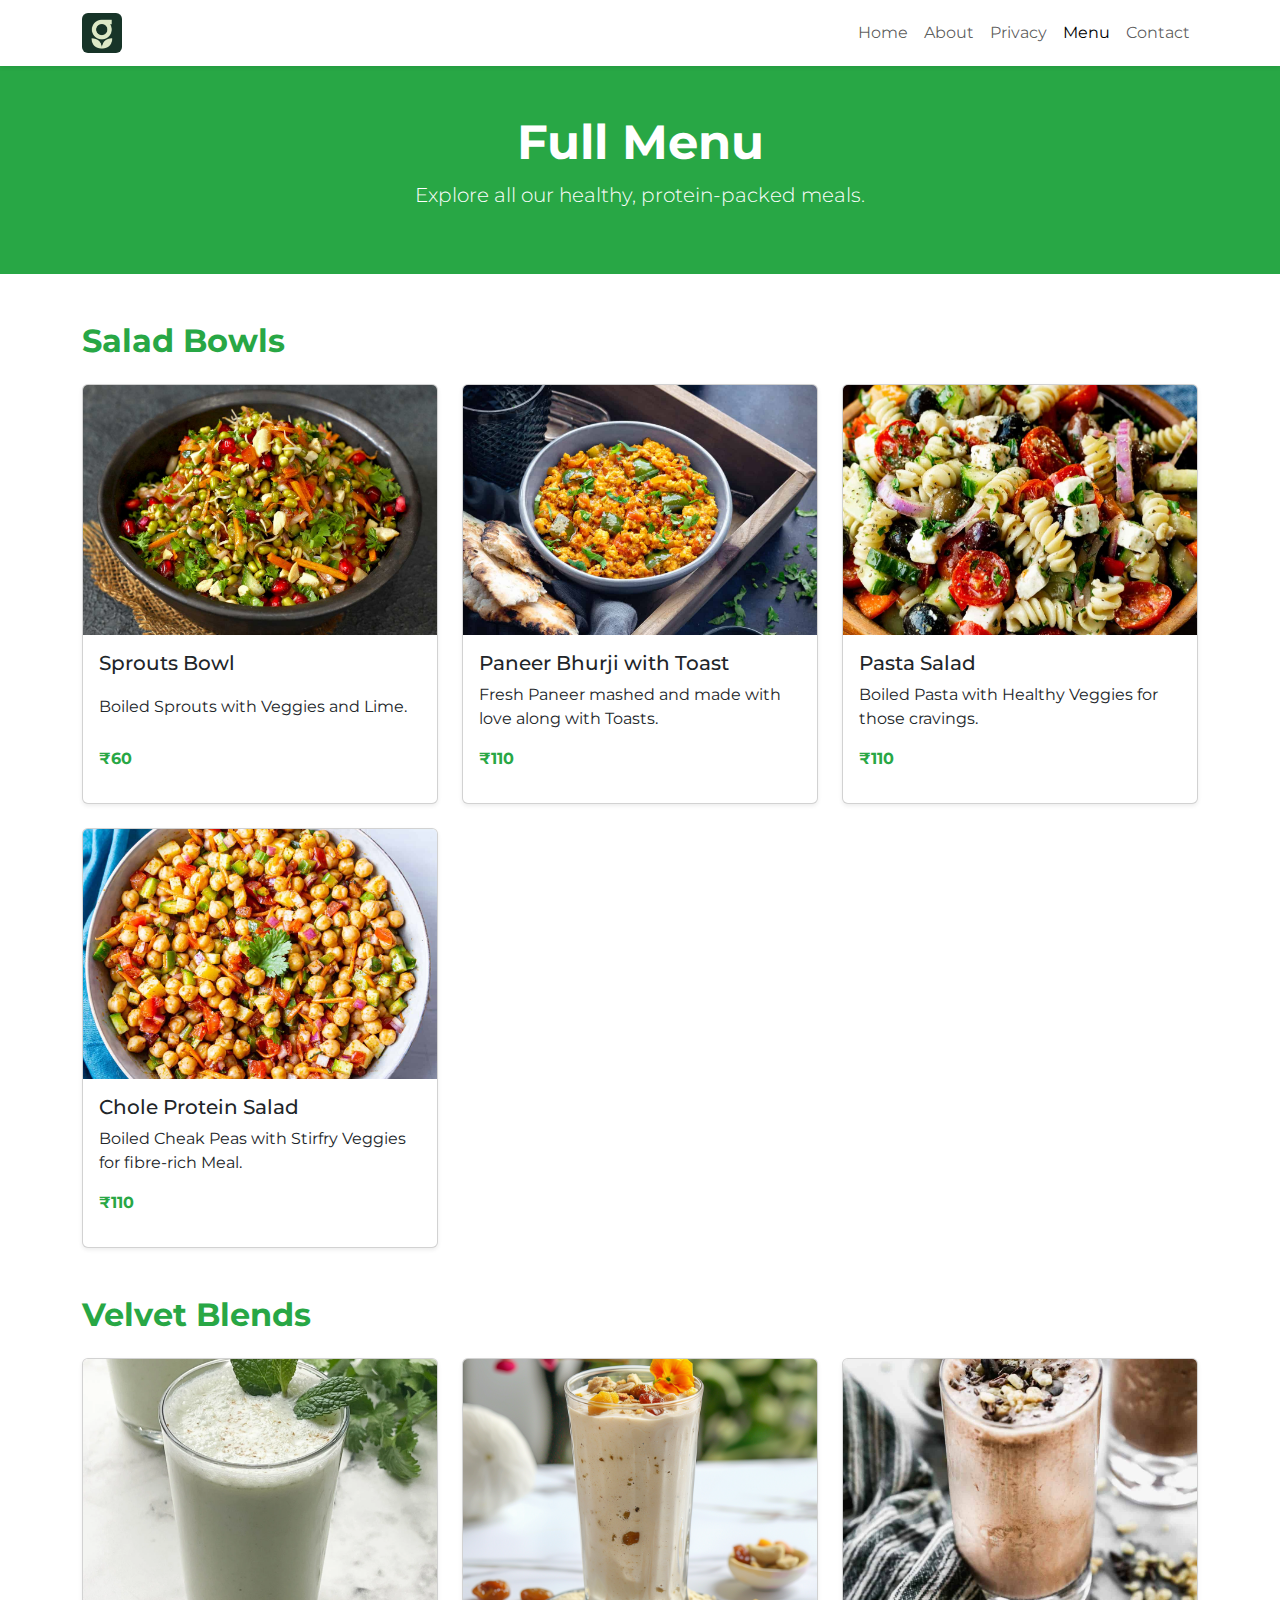
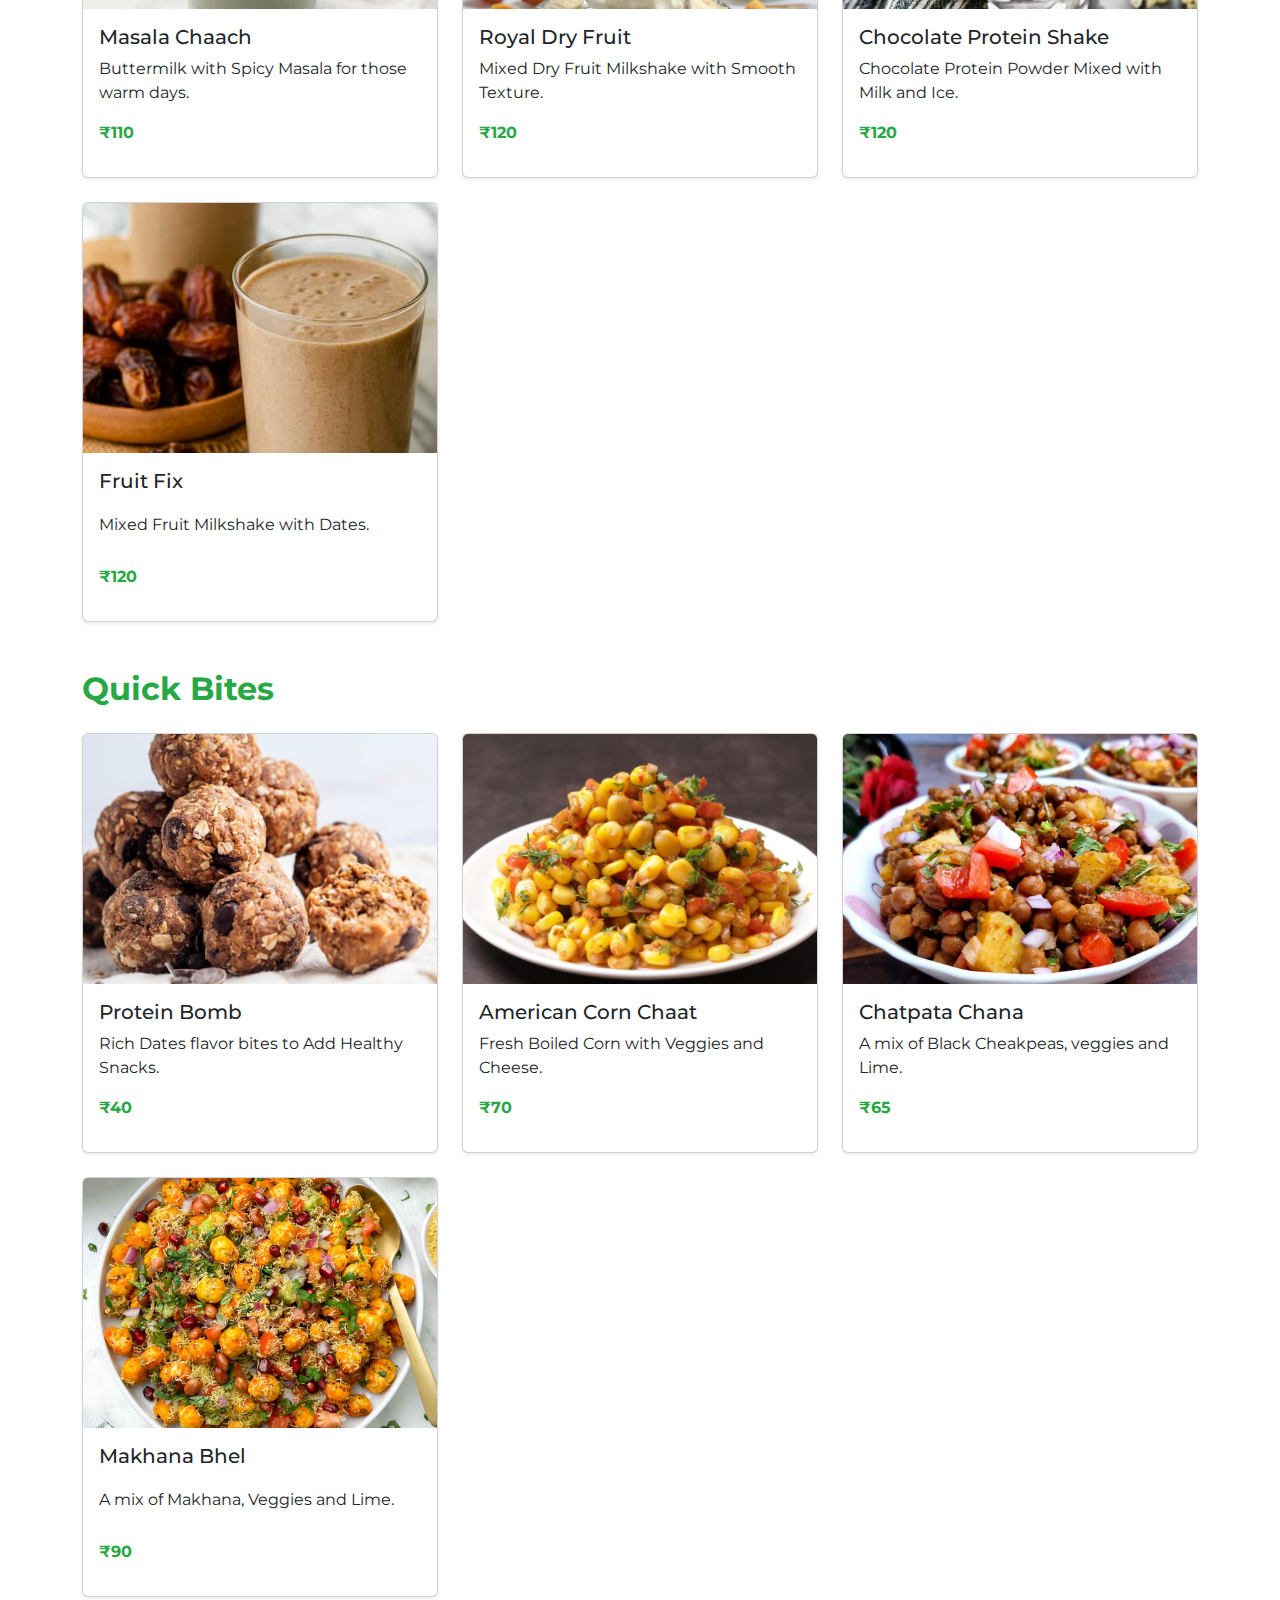
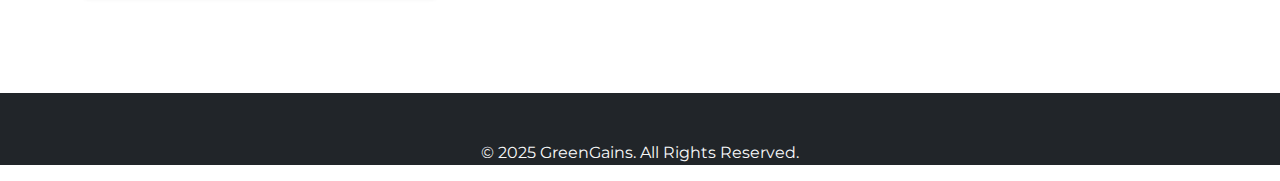
<file: fullmenu.html>
<!DOCTYPE html>
<html lang="en">
<head>
  <meta charset="UTF-8">
  <meta name="viewport" content="width=device-width, initial-scale=1.0">
  <title>GreenGains | Full Menu</title>

  <!-- Bootstrap CSS -->
  <link href="https://cdn.jsdelivr.net/npm/bootstrap@5.3.2/dist/css/bootstrap.min.css" rel="stylesheet">

  <!-- Google Fonts -->
  <link href="https://fonts.googleapis.com/css2?family=Montserrat:wght@400;600;700&display=swap" rel="stylesheet">

  <!-- Font Awesome -->
  <link href="https://cdnjs.cloudflare.com/ajax/libs/font-awesome/6.4.2/css/all.min.css" rel="stylesheet">

  <!-- Custom CSS -->
  <style>
    body {
      font-family: 'Montserrat', sans-serif;
    }

    /* Fixed size for menu cards */
    .menu-card {
      height: 420px; /* Adjust as needed */
      display: flex;
      flex-direction: column;
      justify-content: space-between;
    }

    .menu-card img {
      height: 250px;
      object-fit: cover;
    }

    .menu-card .card-body {
      flex-grow: 1;
      display: flex;
      flex-direction: column;
      justify-content: space-between;
    }

    /* Hero section adjustments */
    .hero-section {
      background-color: #28a745;
      color: white;
      text-align: center;
      padding: 60px 0;
    }

    .hero-section p {
      color: white;
    }

    .fw-bold.text-success {
      color: #28a745 !important;
    }
  </style>
</head>
<body>

  <!-- NAVBAR -->
  <nav class="navbar navbar-expand-lg navbar-light shadow-sm">
    <div class="container">
      <a class="navbar-brand fw-bold text-success" href="index.html">
        <img src="images/logo.png" alt="GreenGains" height="40" class="rounded">
      </a>
      <button class="navbar-toggler" type="button" data-bs-toggle="collapse" data-bs-target="#navbarNav">
        <span class="navbar-toggler-icon"></span>
      </button>

      <div class="collapse navbar-collapse" id="navbarNav">
        <ul class="navbar-nav ms-auto">
          <li class="nav-item"><a class="nav-link" href="index.html">Home</a></li>
          <li class="nav-item"><a class="nav-link" href="index.html#aboutus">About</a></li>
          <li class="nav-item"><a class="nav-link" href="privacy.html">Privacy</a></li>
          <li class="nav-item"><a class="nav-link active" href="menu.html">Menu</a></li>
          <li class="nav-item"><a class="nav-link" href="index.html#contact">Contact</a></li>
        </ul>
      </div>
    </div>
  </nav>

  <!-- HERO SECTION -->
  <section class="hero-section py-5">
    <div class="container">
      <h1 class="fw-bold display-5">Full Menu</h1>
      <p class="lead">Explore all our healthy, protein-packed meals.</p>
    </div>
  </section>

  <!-- MENU SECTION -->
  <section class="py-5">
    <div class="container">

      <!-- BOWLS SECTION -->
      <h2 class="fw-bold text-success mb-4">Salad Bowls</h2>
      <div class="row g-4 mb-5">
        <div class="col-md-4">
          <div class="card shadow-sm menu-card">
            <img src="images/sprouts.jpg" class="card-img-top" alt="Classic Protein Bowl">
            <div class="card-body">
              <h5 class="card-title">Sprouts Bowl</h5>
              <p class="card-text">Boiled Sprouts with Veggies and Lime.</p>
              <p class="fw-bold text-success">₹60</p>
            </div>
          </div>
        </div>
        <div class="col-md-4">
          <div class="card shadow-sm menu-card">
            <img src="images/paneer.jpg" class="card-img-top" alt="Paneer Bhurji">
            <div class="card-body">
              <h5 class="card-title">Paneer Bhurji with Toast</h5>
              <p class="card-text">Fresh Paneer mashed and made with love along with Toasts.</p>
              <p class="fw-bold text-success">₹110</p>
            </div>
          </div>
        </div>
        <div class="col-md-4">
          <div class="card shadow-sm menu-card">
            <img src="images/pasta.jpg" class="card-img-top" alt="Chicken Protein Bowl">
            <div class="card-body">
              <h5 class="card-title">Pasta Salad</h5>
              <p class="card-text">Boiled Pasta with Healthy Veggies for those cravings.</p>
              <p class="fw-bold text-success">₹110</p>
            </div>
          </div>
        </div>
        <div class="col-md-4">
          <div class="card shadow-sm menu-card">
            <img src="images/chole.jpg" class="card-img-top" alt="Chicken Protein Bowl">
            <div class="card-body">
              <h5 class="card-title">Chole Protein Salad</h5>
              <p class="card-text">Boiled Cheak Peas with Stirfry Veggies for fibre-rich Meal.</p>
              <p class="fw-bold text-success">₹110</p>
            </div>
          </div>
        </div>
      </div>

      <!-- WRAPS SECTION -->
      <h2 class="fw-bold text-success mb-4">Velvet Blends</h2>
      <div class="row g-4 mb-5">
        <div class="col-md-4">
          <div class="card shadow-sm menu-card">
            <img src="images/chach.webp" class="card-img-top" alt="Vegan Protein Wrap">
            <div class="card-body">
              <h5 class="card-title">Masala Chaach</h5>
              <p class="card-text">Buttermilk with Spicy Masala for those warm days.</p>
              <p class="fw-bold text-success">₹110</p>
            </div>
          </div>
        </div>
        <div class="col-md-4">
          <div class="card shadow-sm menu-card">
            <img src="images/dry.png" class="card-img-top" alt="Chicken Protein Wrap">
            <div class="card-body">
              <h5 class="card-title">Royal Dry Fruit</h5>
              <p class="card-text">Mixed Dry Fruit Milkshake with Smooth Texture.</p>
              <p class="fw-bold text-success">₹120</p>
            </div>
          </div>
        </div>
        <div class="col-md-4">
          <div class="card shadow-sm menu-card">
            <img src="images/choco.jpg" class="card-img-top" alt="Chicken Protein Wrap">
            <div class="card-body">
              <h5 class="card-title">Chocolate Protein Shake</h5>
              <p class="card-text">Chocolate Protein Powder Mixed with Milk and Ice.</p>
              <p class="fw-bold text-success">₹120</p>
            </div>
          </div>
        </div>
        <div class="col-md-4">
          <div class="card shadow-sm menu-card">
            <img src="images/dates.jpg" class="card-img-top" alt="Chicken Protein Wrap">
            <div class="card-body">
              <h5 class="card-title">Fruit Fix</h5>
              <p class="card-text">Mixed Fruit Milkshake with Dates.</p>
              <p class="fw-bold text-success">₹120</p>
            </div>
          </div>
        </div>
      </div>

      <!-- SMOOTHIES SECTION -->
      <h2 class="fw-bold text-success mb-4">Quick Bites</h2>
      <div class="row g-4 mb-5">
        <div class="col-md-4">
          <div class="card shadow-sm menu-card">
            <img src="images/bomb.jpg" class="card-img-top" alt="Mango Protein Shake">
            <div class="card-body">
              <h5 class="card-title">Protein Bomb</h5>
              <p class="card-text">Rich Dates flavor bites to Add Healthy Snacks.</p>
              <p class="fw-bold text-success">₹40</p>
            </div>
          </div>
        </div>
        <div class="col-md-4">
          <div class="card shadow-sm menu-card">
            <img src="images/corn.jpg" class="card-img-top" alt="Chocolate Protein Shake">
            <div class="card-body">
              <h5 class="card-title">American Corn Chaat</h5>
              <p class="card-text">Fresh Boiled Corn with Veggies and Cheese.</p>
              <p class="fw-bold text-success">₹70</p>
            </div>
          </div>
        </div>
        <div class="col-md-4">
          <div class="card shadow-sm menu-card">
            <img src="images/chana.jpg" class="card-img-top" alt="Berry Smoothie">
            <div class="card-body">
              <h5 class="card-title">Chatpata Chana</h5>
              <p class="card-text">A mix of Black Cheakpeas, veggies and Lime.</p>
              <p class="fw-bold text-success">₹65</p>
            </div>
          </div>
        </div>
        <div class="col-md-4">
          <div class="card shadow-sm menu-card">
            <img src="images/makhana.jpg" class="card-img-top" alt="Berry Smoothie">
            <div class="card-body">
              <h5 class="card-title">Makhana Bhel</h5>
              <p class="card-text">A mix of Makhana, Veggies and Lime.</p>
              <p class="fw-bold text-success">₹90</p>
            </div>
          </div>
        </div>
        
      </div>

    </div>
  </section>

  <!-- FOOTER -->
  <footer class="bg-dark text-light pt-5">
    <div class="container text-center">
      <p>&copy; 2025 GreenGains. All Rights Reserved.</p>
    </div>
  </footer>

  <!-- Bootstrap JS -->
  <script src="https://cdn.jsdelivr.net/npm/bootstrap@5.3.2/dist/js/bootstrap.bundle.min.js"></script>
</body>
</html>
</file>
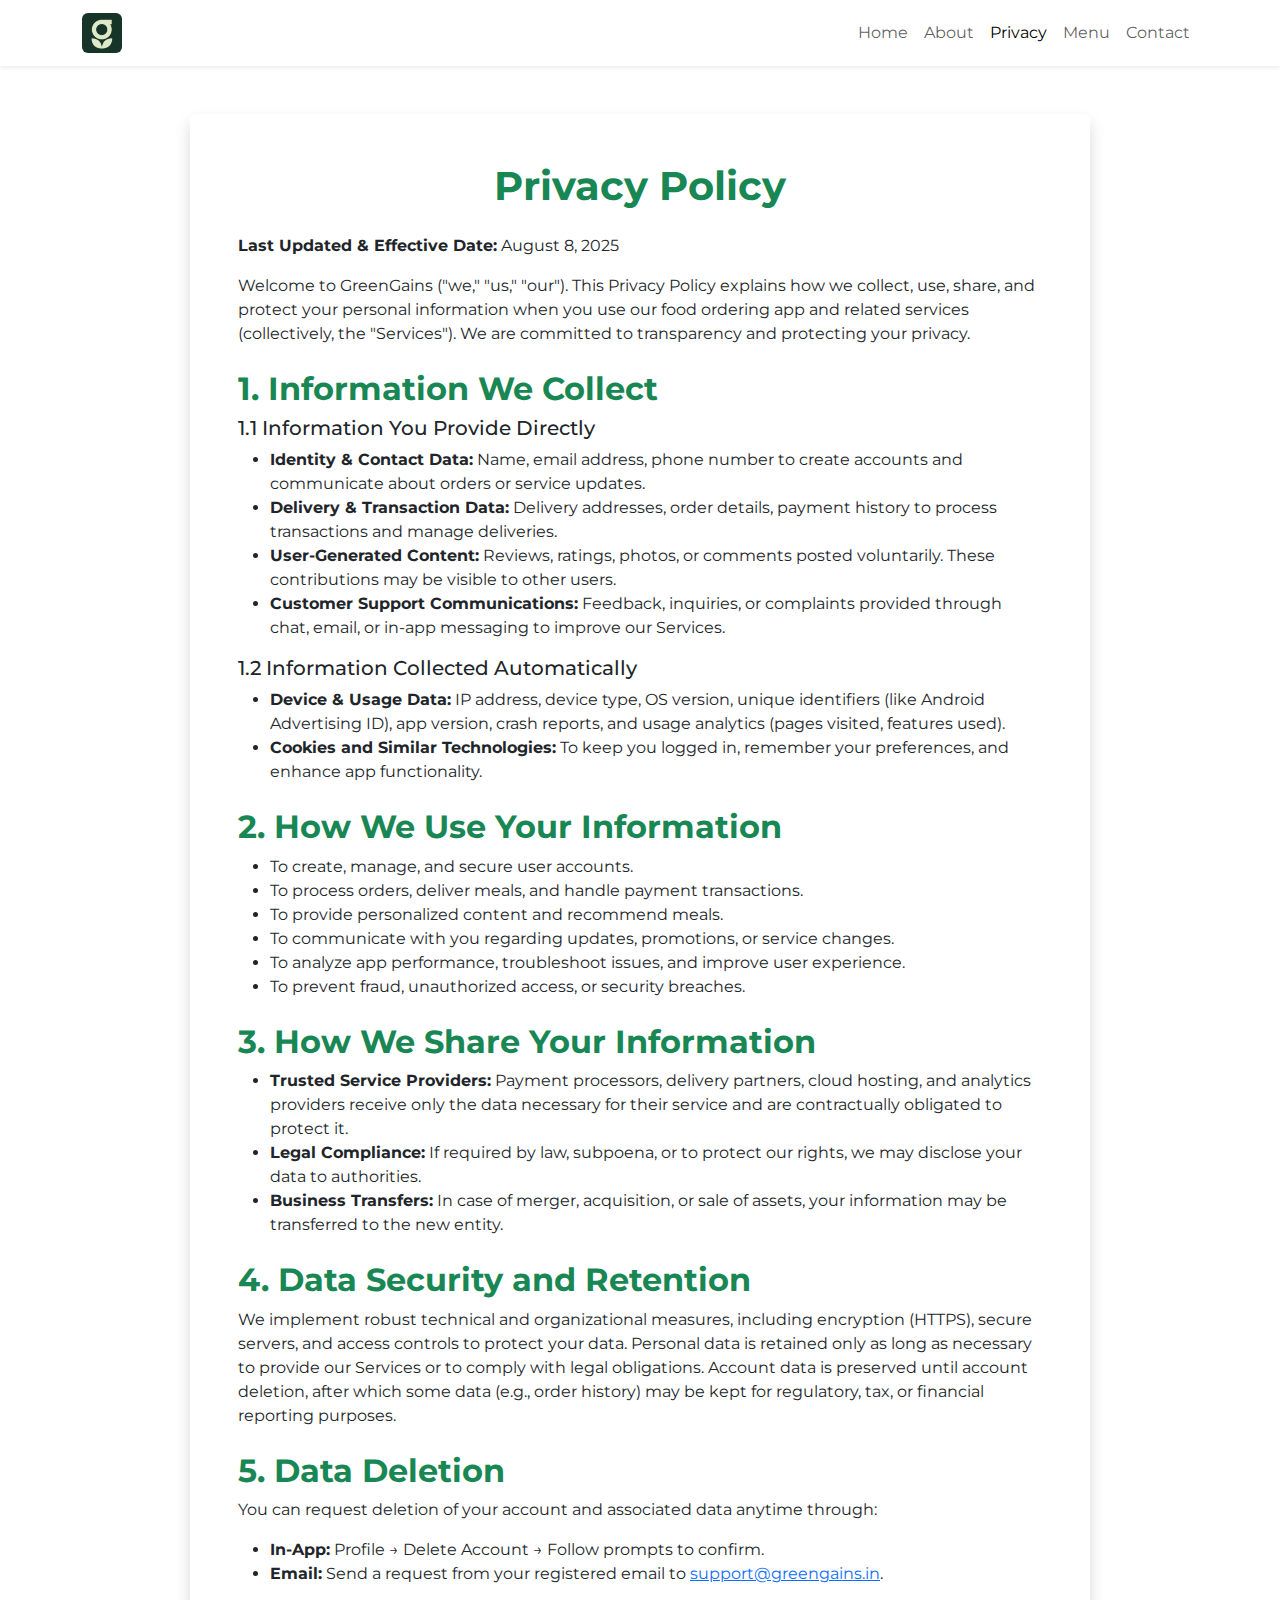
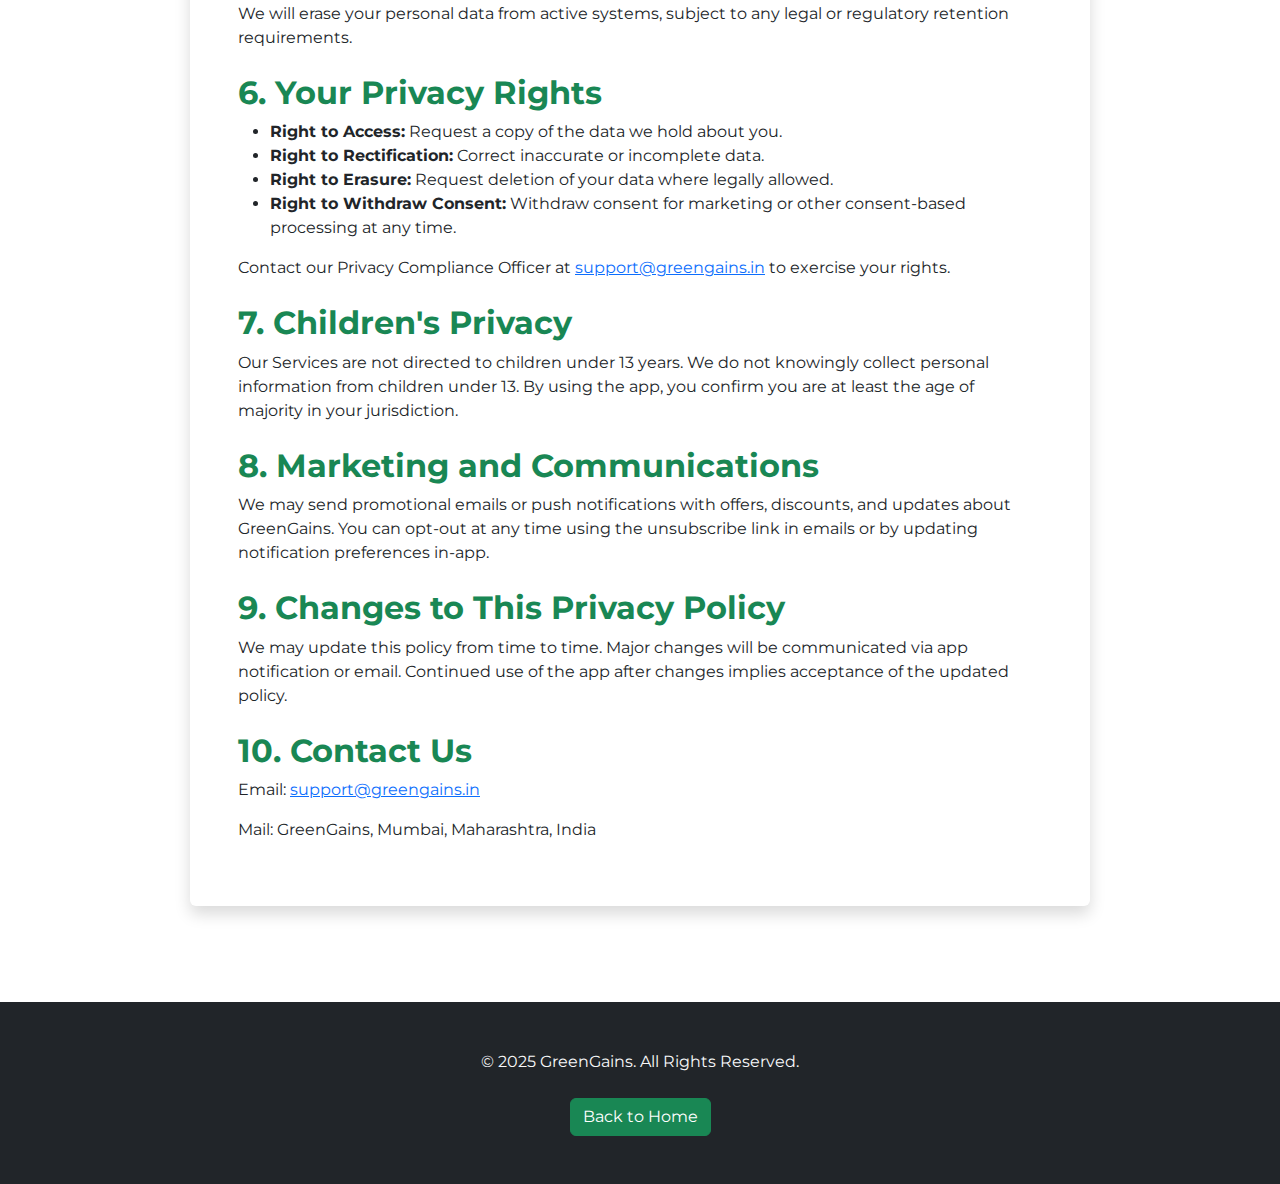
<file: privacy.html>
<!DOCTYPE html>
<html lang="en">
<head>
  <meta charset="UTF-8">
  <meta name="viewport" content="width=device-width, initial-scale=1.0">
  <title>GreenGains | Privacy Policy</title>

  <!-- Bootstrap CSS -->
  <link href="https://cdn.jsdelivr.net/npm/bootstrap@5.3.2/dist/css/bootstrap.min.css" rel="stylesheet">

  <!-- Google Fonts -->
  <link href="https://fonts.googleapis.com/css2?family=Montserrat:wght@400;600;700&display=swap" rel="stylesheet">

  <!-- Font Awesome -->
  <link href="https://cdnjs.cloudflare.com/ajax/libs/font-awesome/6.4.2/css/all.min.css" rel="stylesheet">

  <!-- Custom CSS -->
  <link rel="stylesheet" href="css/style.css">
</head>
<body>

  <!-- NAVBAR -->
  <nav class="navbar navbar-expand-lg navbar-light shadow-sm">
    <div class="container">
      <a class="navbar-brand fw-bold text-success" href="index.html">
        <img src="images/logo.png" alt="GreenGains" height="40" class="rounded">
      </a>
      <button class="navbar-toggler" type="button" data-bs-toggle="collapse" data-bs-target="#navbarNav">
        <span class="navbar-toggler-icon"></span>
      </button>

      <div class="collapse navbar-collapse" id="navbarNav">
        <ul class="navbar-nav ms-auto">
          <li class="nav-item"><a class="nav-link" href="index.html">Home</a></li>
          <li class="nav-item"><a class="nav-link" href="index.html#aboutus">About</a></li>
          <li class="nav-item"><a class="nav-link active" href="privacy.html">Privacy</a></li>
          <li class="nav-item"><a class="nav-link" href="index.html#popular-dishes">Menu</a></li>
          <li class="nav-item"><a class="nav-link" href="index.html#contact">Contact</a></li>
        </ul>
      </div>
    </div>
  </nav>

  <!-- PRIVACY POLICY -->
<section class="py-5">
  <div class="container">
    <!-- A4-style card container -->
    <div class="p-5 bg-white rounded shadow mx-auto" style="max-width: 900px;">
      <h1 class="fw-bold text-success mb-4 text-center">Privacy Policy</h1>
      <p><strong>Last Updated & Effective Date:</strong> August 8, 2025</p>
      <p>Welcome to GreenGains ("we," "us," "our"). This Privacy Policy explains how we collect, use, share, and protect your personal information when you use our food ordering app and related services (collectively, the "Services"). We are committed to transparency and protecting your privacy.</p>

      <h2 class="fw-bold text-success mt-4">1. Information We Collect</h2>
      
      <h5>1.1 Information You Provide Directly</h5>
      <ul>
        <li><strong>Identity & Contact Data:</strong> Name, email address, phone number to create accounts and communicate about orders or service updates.</li>
        <li><strong>Delivery & Transaction Data:</strong> Delivery addresses, order details, payment history to process transactions and manage deliveries.</li>
        <li><strong>User-Generated Content:</strong> Reviews, ratings, photos, or comments posted voluntarily. These contributions may be visible to other users.</li>
        <li><strong>Customer Support Communications:</strong> Feedback, inquiries, or complaints provided through chat, email, or in-app messaging to improve our Services.</li>
      </ul>

      <h5>1.2 Information Collected Automatically</h5>
      <ul>
        <li><strong>Device & Usage Data:</strong> IP address, device type, OS version, unique identifiers (like Android Advertising ID), app version, crash reports, and usage analytics (pages visited, features used).</li>
        <li><strong>Cookies and Similar Technologies:</strong> To keep you logged in, remember your preferences, and enhance app functionality.</li>
      </ul>

      <h2 class="fw-bold text-success mt-4">2. How We Use Your Information</h2>
      <ul>
        <li>To create, manage, and secure user accounts.</li>
        <li>To process orders, deliver meals, and handle payment transactions.</li>
        <li>To provide personalized content and recommend meals.</li>
        <li>To communicate with you regarding updates, promotions, or service changes.</li>
        <li>To analyze app performance, troubleshoot issues, and improve user experience.</li>
        <li>To prevent fraud, unauthorized access, or security breaches.</li>
      </ul>

      <h2 class="fw-bold text-success mt-4">3. How We Share Your Information</h2>
      <ul>
        <li><strong>Trusted Service Providers:</strong> Payment processors, delivery partners, cloud hosting, and analytics providers receive only the data necessary for their service and are contractually obligated to protect it.</li>
        <li><strong>Legal Compliance:</strong> If required by law, subpoena, or to protect our rights, we may disclose your data to authorities.</li>
        <li><strong>Business Transfers:</strong> In case of merger, acquisition, or sale of assets, your information may be transferred to the new entity.</li>
      </ul>

      <h2 class="fw-bold text-success mt-4">4. Data Security and Retention</h2>
      <p>We implement robust technical and organizational measures, including encryption (HTTPS), secure servers, and access controls to protect your data. Personal data is retained only as long as necessary to provide our Services or to comply with legal obligations. Account data is preserved until account deletion, after which some data (e.g., order history) may be kept for regulatory, tax, or financial reporting purposes.</p>

      <h2 class="fw-bold text-success mt-4">5. Data Deletion</h2>
      <p>You can request deletion of your account and associated data anytime through:</p>
      <ul>
        <li><strong>In-App:</strong> Profile → Delete Account → Follow prompts to confirm.</li>
        <li><strong>Email:</strong> Send a request from your registered email to <a href="mailto:support@greengains.in">support@greengains.in</a>.</li>
      </ul>
      <p>We will erase your personal data from active systems, subject to any legal or regulatory retention requirements.</p>

      <h2 class="fw-bold text-success mt-4">6. Your Privacy Rights</h2>
      <ul>
        <li><strong>Right to Access:</strong> Request a copy of the data we hold about you.</li>
        <li><strong>Right to Rectification:</strong> Correct inaccurate or incomplete data.</li>
        <li><strong>Right to Erasure:</strong> Request deletion of your data where legally allowed.</li>
        <li><strong>Right to Withdraw Consent:</strong> Withdraw consent for marketing or other consent-based processing at any time.</li>
      </ul>
      <p>Contact our Privacy Compliance Officer at <a href="mailto:support@greengains.in">support@greengains.in</a> to exercise your rights.</p>

      <h2 class="fw-bold text-success mt-4">7. Children's Privacy</h2>
      <p>Our Services are not directed to children under 13 years. We do not knowingly collect personal information from children under 13. By using the app, you confirm you are at least the age of majority in your jurisdiction.</p>

      <h2 class="fw-bold text-success mt-4">8. Marketing and Communications</h2>
      <p>We may send promotional emails or push notifications with offers, discounts, and updates about GreenGains. You can opt-out at any time using the unsubscribe link in emails or by updating notification preferences in-app.</p>

      <h2 class="fw-bold text-success mt-4">9. Changes to This Privacy Policy</h2>
      <p>We may update this policy from time to time. Major changes will be communicated via app notification or email. Continued use of the app after changes implies acceptance of the updated policy.</p>

      <h2 class="fw-bold text-success mt-4">10. Contact Us</h2>
      <p>Email: <a href="mailto:support@greengains.in">support@greengains.in</a></p>
      <p>Mail: GreenGains, Mumbai, Maharashtra, India</p>
    </div>
  </div>
</section>

  <!-- FOOTER -->
 <footer class="bg-dark text-light py-5 px-4 mt-5">
  <div class="container text-center">
    <p class="mb-3">&copy; 2025 GreenGains. All Rights Reserved.</p>
    <a href="index.html" class="btn btn-success mt-2">Back to Home</a>
  </div>
</footer>

  <!-- Bootstrap JS -->
  <script src="https://cdn.jsdelivr.net/npm/bootstrap@5.3.2/dist/js/bootstrap.bundle.min.js"></script>
</body>
</html>
</file>
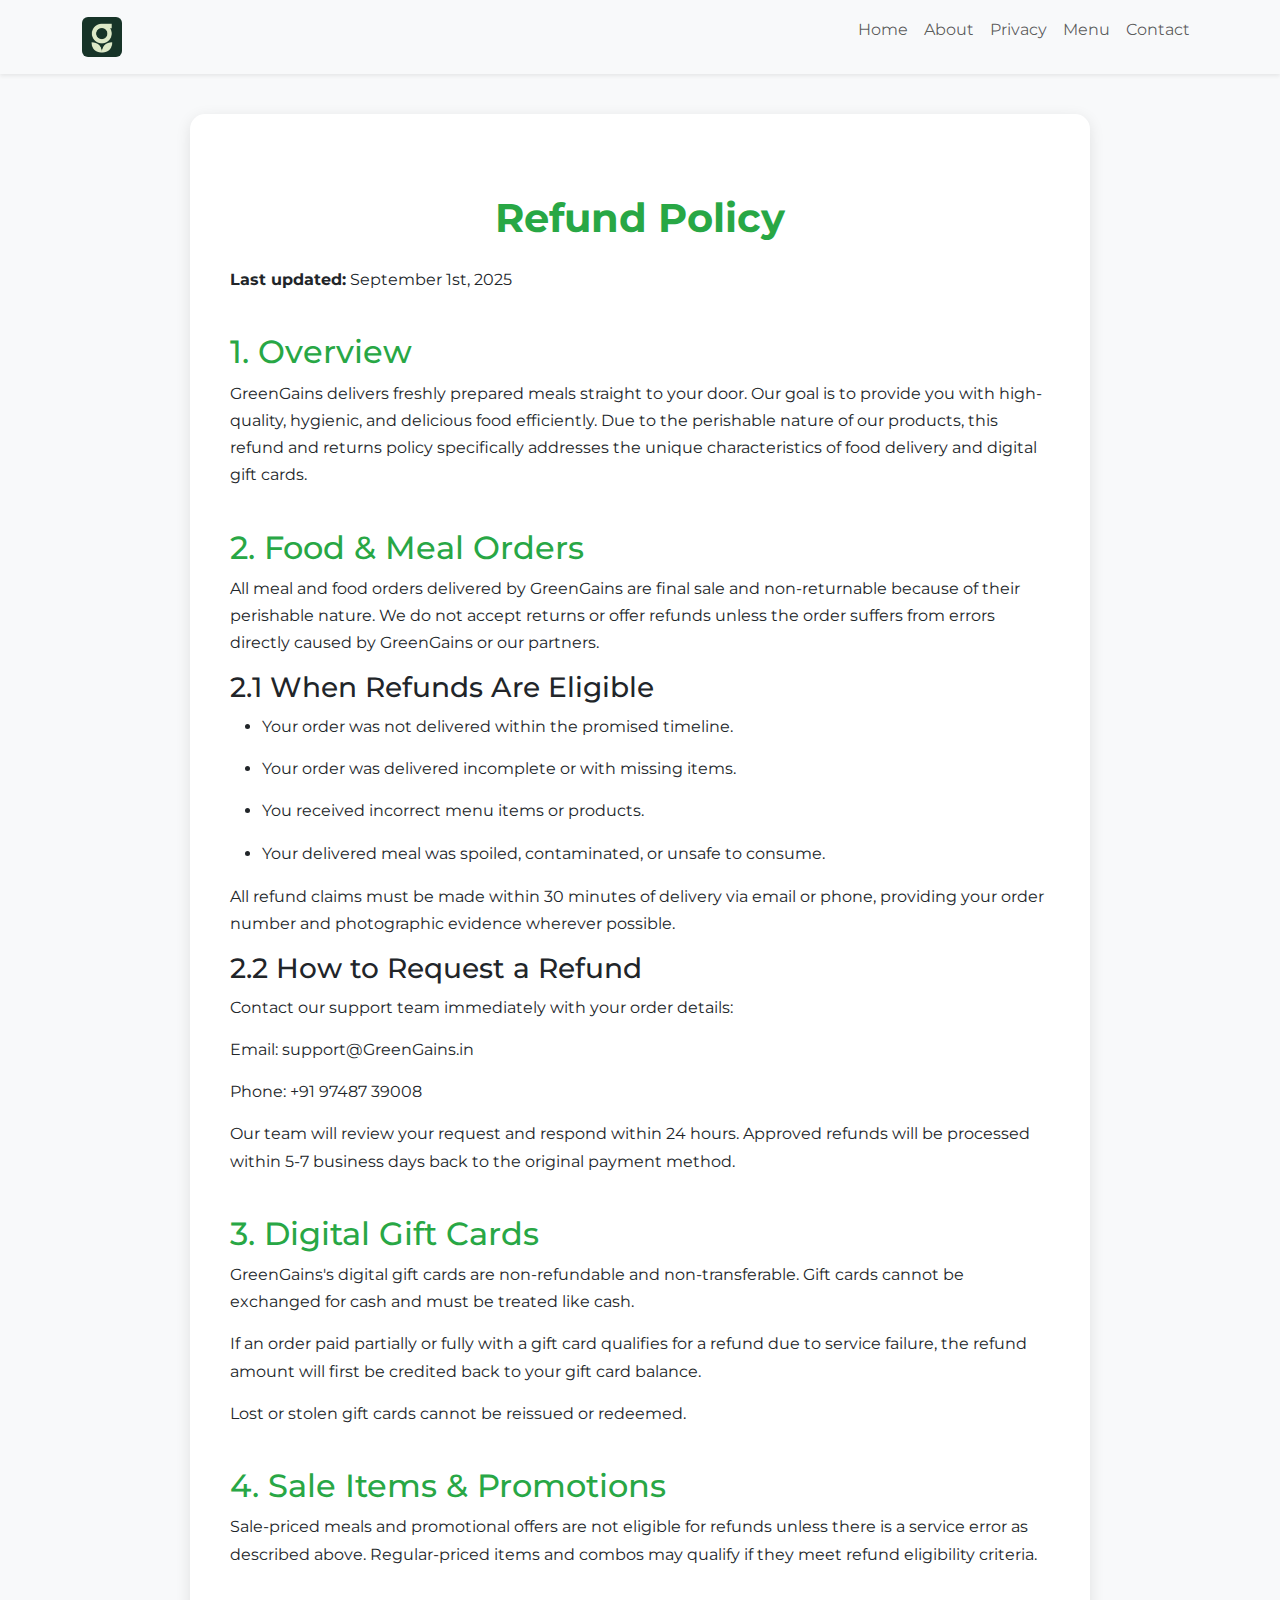
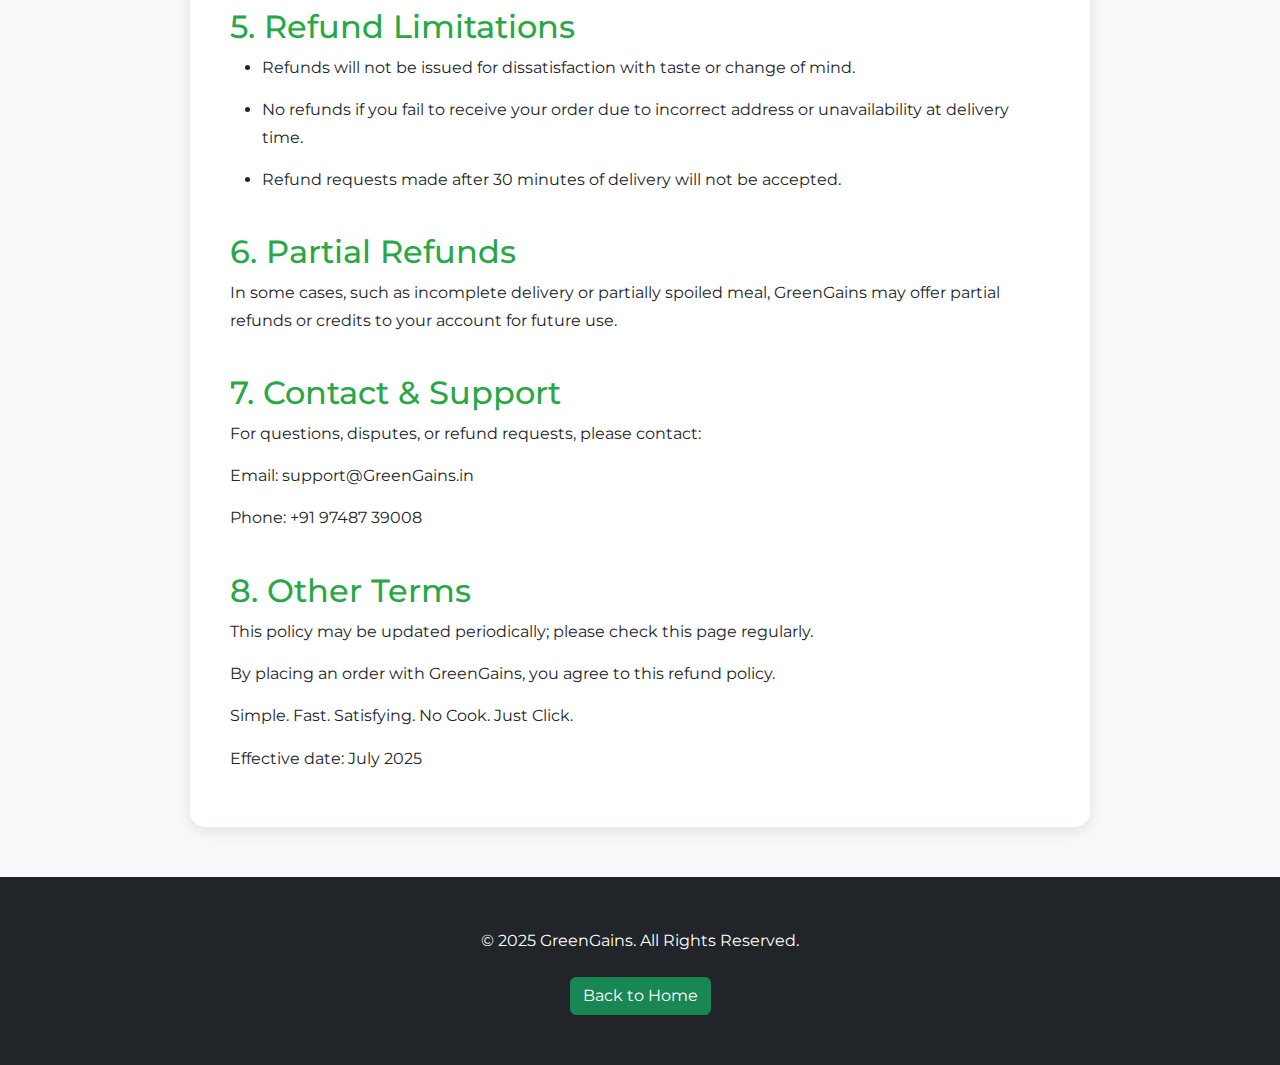
<file: refund.html>
<!DOCTYPE html>
<html lang="en">
<head>
  <meta charset="UTF-8">
  <meta name="viewport" content="width=device-width, initial-scale=1.0">
  <title>GreenGains | Refund Policy</title>

  <!-- Bootstrap CSS -->
  <link href="https://cdn.jsdelivr.net/npm/bootstrap@5.3.2/dist/css/bootstrap.min.css" rel="stylesheet">

  <!-- Google Fonts -->
  <link href="https://fonts.googleapis.com/css2?family=Montserrat:wght@400;600;700&display=swap" rel="stylesheet">

  <style>
    body {
      font-family: 'Montserrat', sans-serif;
      background-color: #f8f9fa;
      line-height: 1.7;
    }
    .content-container {
      background-color: #fff;
      border-radius: 15px;
      padding: 40px;
      margin: 40px auto;
      max-width: 900px;
      box-shadow: 0 4px 15px rgba(0,0,0,0.1);
    }
    h1, h2 {
      color: #28a745;
      margin-top: 40px;
    }
    p, li {
      margin-bottom: 15px;
    }
    footer {
      padding: 50px 15px;
      margin-top: 50px;
      background-color: #212529;
      color: #fff;
      text-align: center;
    }
  </style>
</head>
<body>

  <!-- NAVBAR -->
  <nav class="navbar navbar-expand-lg navbar-light shadow-sm">
    <div class="container">
      <a class="navbar-brand fw-bold text-success" href="index.html">
        <img src="images/logo.png" alt="GreenGains" height="40" class="rounded">
      </a>
      <button class="navbar-toggler" type="button" data-bs-toggle="collapse" data-bs-target="#navbarNav">
        <span class="navbar-toggler-icon"></span>
      </button>
      <div class="collapse navbar-collapse" id="navbarNav">
        <ul class="navbar-nav ms-auto">
          <li class="nav-item"><a class="nav-link" href="index.html">Home</a></li>
          <li class="nav-item"><a class="nav-link" href="index.html#aboutus">About</a></li>
                    <li class="nav-item"><a class="nav-link" href="privacy.html">Privacy</a></li>
          <li class="nav-item"><a class="nav-link" href="index.html#popular-dishes">Menu</a></li>
          <li class="nav-item"><a class="nav-link" href="index.html#contact">Contact</a></li>
        </ul>
      </div>
    </div>
  </nav>

  <!-- REFUND POLICY CONTENT -->
  <section>
    <div class="container content-container">
      <h1 class="fw-bold mb-4 text-center">Refund Policy</h1>
      <p><strong>Last updated:</strong> September 1st, 2025</p>

      <h2>1. Overview</h2>
      <p>GreenGains delivers freshly prepared meals straight to your door. Our goal is to provide you with high-quality, hygienic, and delicious food efficiently. Due to the perishable nature of our products, this refund and returns policy specifically addresses the unique characteristics of food delivery and digital gift cards.</p>

      <h2>2. Food & Meal Orders</h2>
      <p>All meal and food orders delivered by GreenGains are final sale and non-returnable because of their perishable nature. We do not accept returns or offer refunds unless the order suffers from errors directly caused by GreenGains or our partners.</p>

      <h3>2.1 When Refunds Are Eligible</h3>
      <ul>
        <li>Your order was not delivered within the promised timeline.</li>
        <li>Your order was delivered incomplete or with missing items.</li>
        <li>You received incorrect menu items or products.</li>
        <li>Your delivered meal was spoiled, contaminated, or unsafe to consume.</li>
      </ul>
      <p>All refund claims must be made within 30 minutes of delivery via email or phone, providing your order number and photographic evidence wherever possible.</p>

      <h3>2.2 How to Request a Refund</h3>
      <p>Contact our support team immediately with your order details:</p>
      <p>Email: support@GreenGains.in</p>
      <p>Phone: +91 97487 39008</p>
      <p>Our team will review your request and respond within 24 hours. Approved refunds will be processed within 5-7 business days back to the original payment method.</p>

      <h2>3. Digital Gift Cards</h2>
      <p>GreenGains's digital gift cards are non-refundable and non-transferable. Gift cards cannot be exchanged for cash and must be treated like cash.</p>
      <p>If an order paid partially or fully with a gift card qualifies for a refund due to service failure, the refund amount will first be credited back to your gift card balance.</p>
      <p>Lost or stolen gift cards cannot be reissued or redeemed.</p>

      <h2>4. Sale Items & Promotions</h2>
      <p>Sale-priced meals and promotional offers are not eligible for refunds unless there is a service error as described above. Regular-priced items and combos may qualify if they meet refund eligibility criteria.</p>

      <h2>5. Refund Limitations</h2>
      <ul>
        <li>Refunds will not be issued for dissatisfaction with taste or change of mind.</li>
        <li>No refunds if you fail to receive your order due to incorrect address or unavailability at delivery time.</li>
        <li>Refund requests made after 30 minutes of delivery will not be accepted.</li>
      </ul>

      <h2>6. Partial Refunds</h2>
      <p>In some cases, such as incomplete delivery or partially spoiled meal, GreenGains may offer partial refunds or credits to your account for future use.</p>

      <h2>7. Contact & Support</h2>
      <p>For questions, disputes, or refund requests, please contact:</p>
      <p>Email: support@GreenGains.in</p>
      <p>Phone: +91 97487 39008</p>

      <h2>8. Other Terms</h2>
      <p>This policy may be updated periodically; please check this page regularly.</p>
      <p>By placing an order with GreenGains, you agree to this refund policy.</p>
      <p>Simple. Fast. Satisfying. No Cook. Just Click.</p>
      <p>Effective date: July 2025</p>
    </div>
  </section>

  <!-- FOOTER -->
  <footer>
    <p>&copy; 2025 GreenGains. All Rights Reserved.</p>
    <a href="index.html" class="btn btn-success mt-2">Back to Home</a>
  </footer>

  <!-- Bootstrap JS -->
  <script src="https://cdn.jsdelivr.net/npm/bootstrap@5.3.2/dist/js/bootstrap.bundle.min.js"></script>
</body>
</html>
</file>
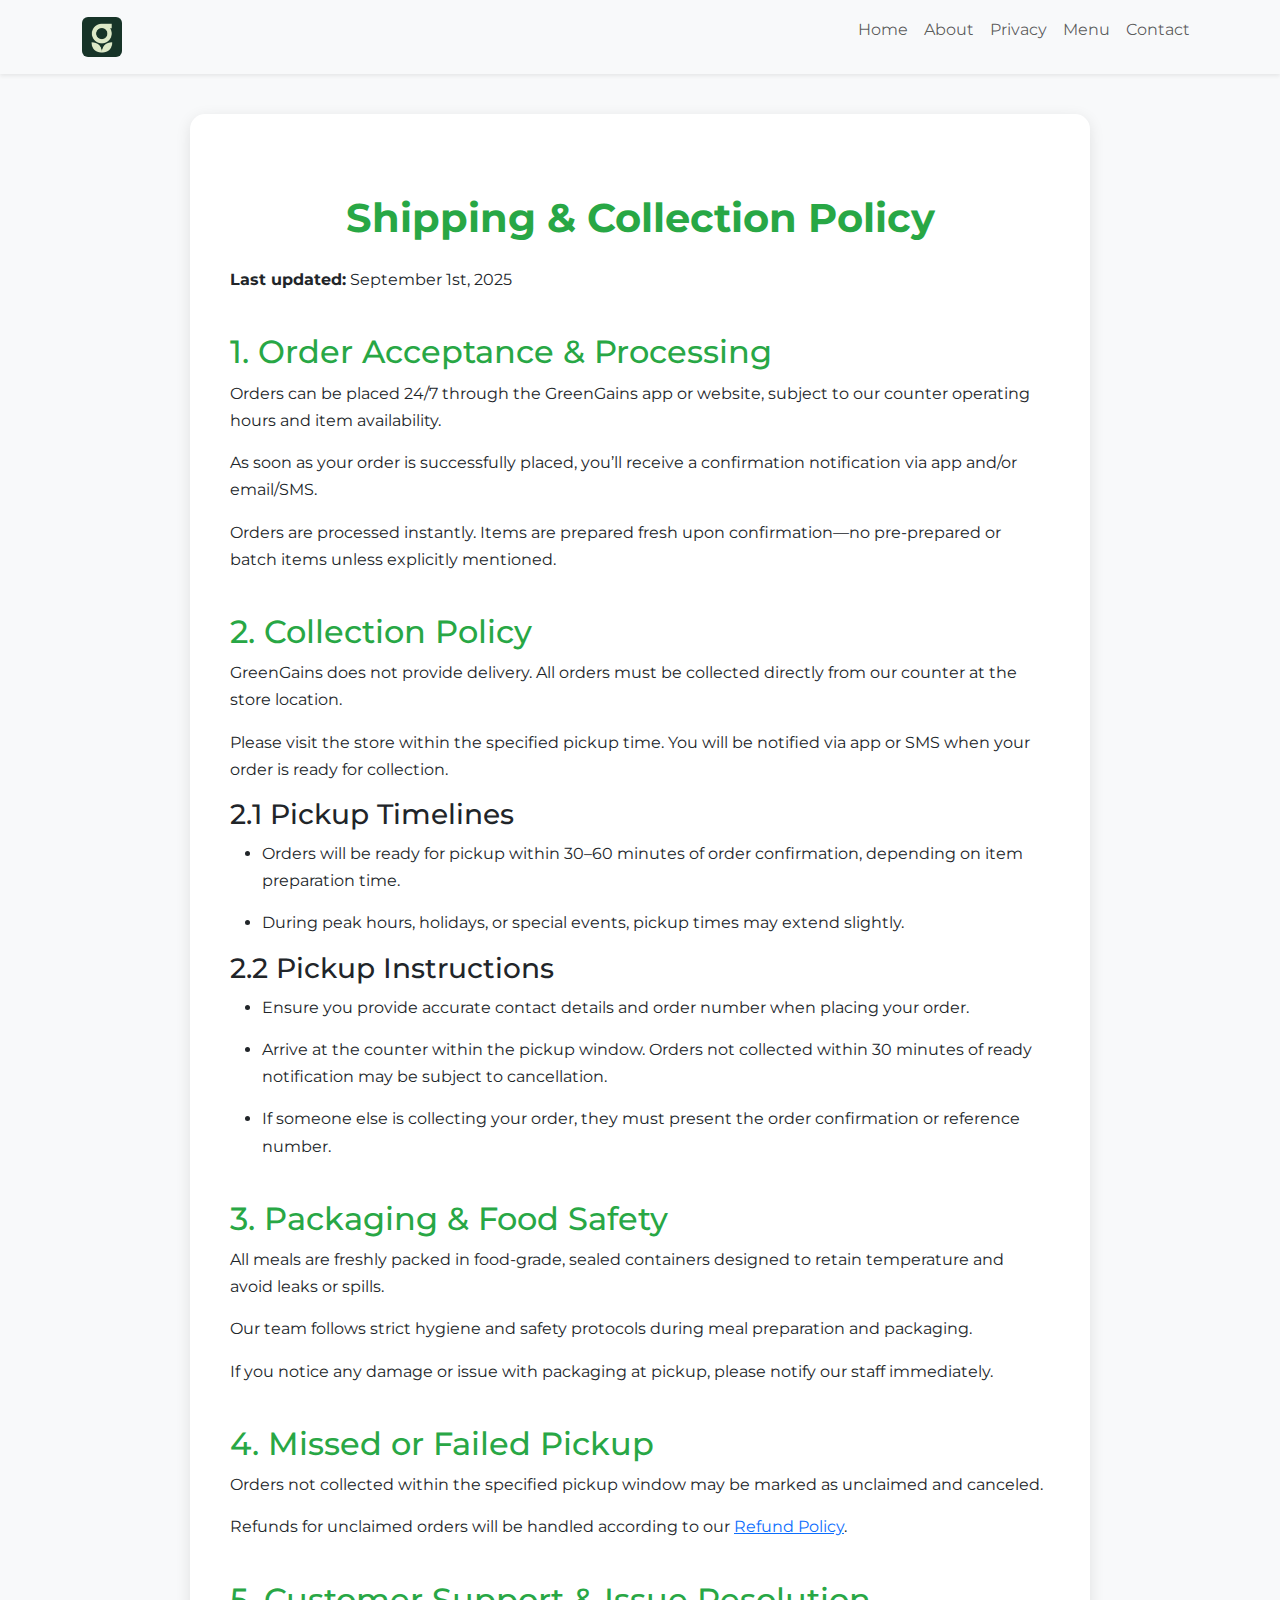
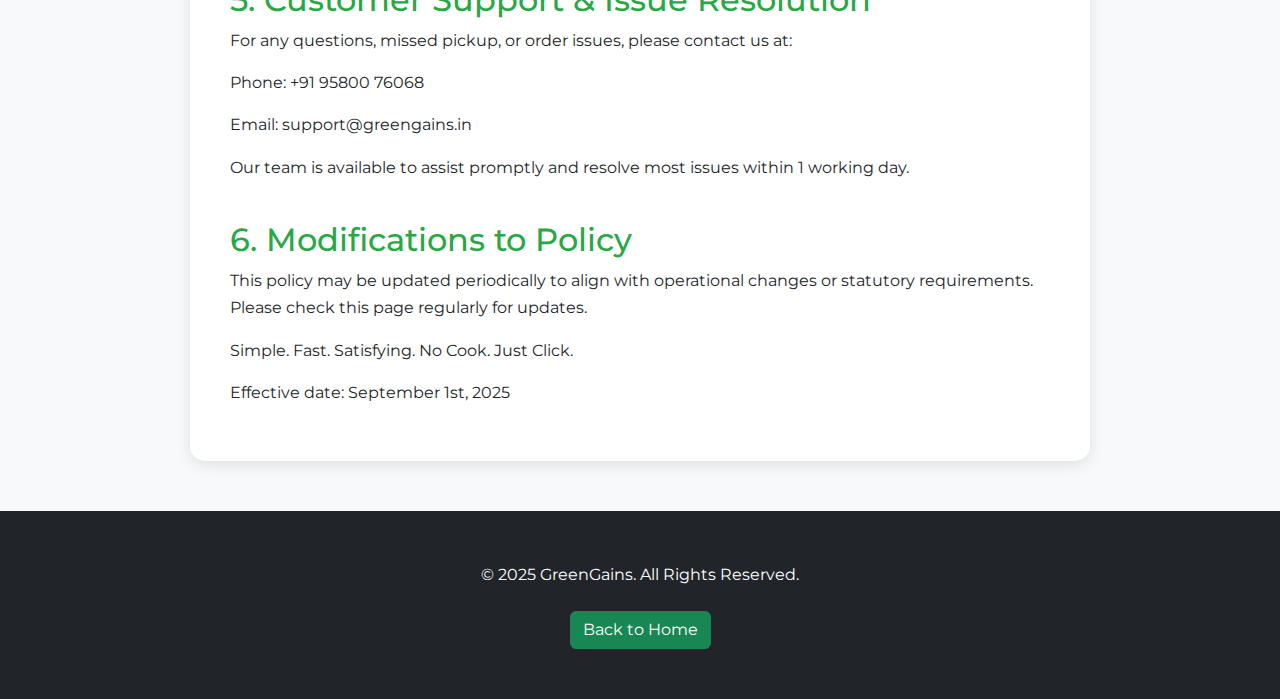
<file: shipping.html>
<!DOCTYPE html>
<html lang="en">
<head>
  <meta charset="UTF-8">
  <meta name="viewport" content="width=device-width, initial-scale=1.0">
  <title>GreenGains | Shipping & Collection Policy</title>

  <!-- Bootstrap CSS -->
  <link href="https://cdn.jsdelivr.net/npm/bootstrap@5.3.2/dist/css/bootstrap.min.css" rel="stylesheet">

  <!-- Google Fonts -->
  <link href="https://fonts.googleapis.com/css2?family=Montserrat:wght@400;600;700&display=swap" rel="stylesheet">

  <style>
    body {
      font-family: 'Montserrat', sans-serif;
      background-color: #f8f9fa;
      line-height: 1.7;
    }
    .content-container {
      background-color: #fff;
      border-radius: 15px;
      padding: 40px;
      margin: 40px auto;
      max-width: 900px;
      box-shadow: 0 4px 15px rgba(0,0,0,0.1);
    }
    h1, h2 {
      color: #28a745;
      margin-top: 40px;
    }
    p, li {
      margin-bottom: 15px;
    }
    footer {
      padding: 50px 15px;
      margin-top: 50px;
      background-color: #212529;
      color: #fff;
      text-align: center;
    }
  </style>
</head>
<body>

  <!-- NAVBAR -->
   <nav class="navbar navbar-expand-lg navbar-light shadow-sm">
    <div class="container">
      <a class="navbar-brand fw-bold text-success" href="index.html">
        <img src="images/logo.png" alt="GreenGains" height="40" class="rounded">
      </a>
      <button class="navbar-toggler" type="button" data-bs-toggle="collapse" data-bs-target="#navbarNav">
        <span class="navbar-toggler-icon"></span>
      </button>

      <div class="collapse navbar-collapse" id="navbarNav">
        <ul class="navbar-nav ms-auto">
          <li class="nav-item"><a class="nav-link" href="index.html">Home</a></li>
          <li class="nav-item"><a class="nav-link" href="index.html#aboutus">About</a></li>
          <li class="nav-item"><a class="nav-link" href="privacy.html">Privacy</a></li>
          <li class="nav-item"><a class="nav-link" href="index.html#popular-dishes">Menu</a></li>
          <li class="nav-item"><a class="nav-link" href="index.html#contact">Contact</a></li>
        </ul>
      </div>
    </div>
  </nav>

  <!-- SHIPPING & COLLECTION POLICY CONTENT -->
  <section>
    <div class="container content-container">
      <h1 class="fw-bold mb-4 text-center">Shipping & Collection Policy</h1>
      <p><strong>Last updated:</strong> September 1st, 2025</p>

      <h2>1. Order Acceptance & Processing</h2>
      <p>Orders can be placed 24/7 through the GreenGains app or website, subject to our counter operating hours and item availability.</p>
      <p>As soon as your order is successfully placed, you’ll receive a confirmation notification via app and/or email/SMS.</p>
      <p>Orders are processed instantly. Items are prepared fresh upon confirmation—no pre-prepared or batch items unless explicitly mentioned.</p>

      <h2>2. Collection Policy</h2>
      <p>GreenGains does not provide delivery. All orders must be collected directly from our counter at the store location.</p>
      <p>Please visit the store within the specified pickup time. You will be notified via app or SMS when your order is ready for collection.</p>

      <h3>2.1 Pickup Timelines</h3>
      <ul>
        <li>Orders will be ready for pickup within 30–60 minutes of order confirmation, depending on item preparation time.</li>
        <li>During peak hours, holidays, or special events, pickup times may extend slightly.</li>
      </ul>

      <h3>2.2 Pickup Instructions</h3>
      <ul>
        <li>Ensure you provide accurate contact details and order number when placing your order.</li>
        <li>Arrive at the counter within the pickup window. Orders not collected within 30 minutes of ready notification may be subject to cancellation.</li>
        <li>If someone else is collecting your order, they must present the order confirmation or reference number.</li>
      </ul>

      <h2>3. Packaging & Food Safety</h2>
      <p>All meals are freshly packed in food-grade, sealed containers designed to retain temperature and avoid leaks or spills.</p>
      <p>Our team follows strict hygiene and safety protocols during meal preparation and packaging.</p>
      <p>If you notice any damage or issue with packaging at pickup, please notify our staff immediately.</p>

      <h2>4. Missed or Failed Pickup</h2>
      <p>Orders not collected within the specified pickup window may be marked as unclaimed and canceled.</p>
      <p>Refunds for unclaimed orders will be handled according to our <a href="refund.html">Refund Policy</a>.</p>

      <h2>5. Customer Support & Issue Resolution</h2>
      <p>For any questions, missed pickup, or order issues, please contact us at:</p>
      <p>Phone: +91 95800 76068</p>
      <p>Email: support@greengains.in</p>
      <p>Our team is available to assist promptly and resolve most issues within 1 working day.</p>

      <h2>6. Modifications to Policy</h2>
      <p>This policy may be updated periodically to align with operational changes or statutory requirements. Please check this page regularly for updates.</p>

      <p>Simple. Fast. Satisfying. No Cook. Just Click.</p>
      <p>Effective date: September 1st, 2025</p>
    </div>
  </section>

  <!-- FOOTER -->
  <footer>
    <p>&copy; 2025 GreenGains. All Rights Reserved.</p>
    <a href="index.html" class="btn btn-success mt-2">Back to Home</a>
  </footer>

  <!-- Bootstrap JS -->
  <script src="https://cdn.jsdelivr.net/npm/bootstrap@5.3.2/dist/js/bootstrap.bundle.min.js"></script>
</body>
</html>
</file>
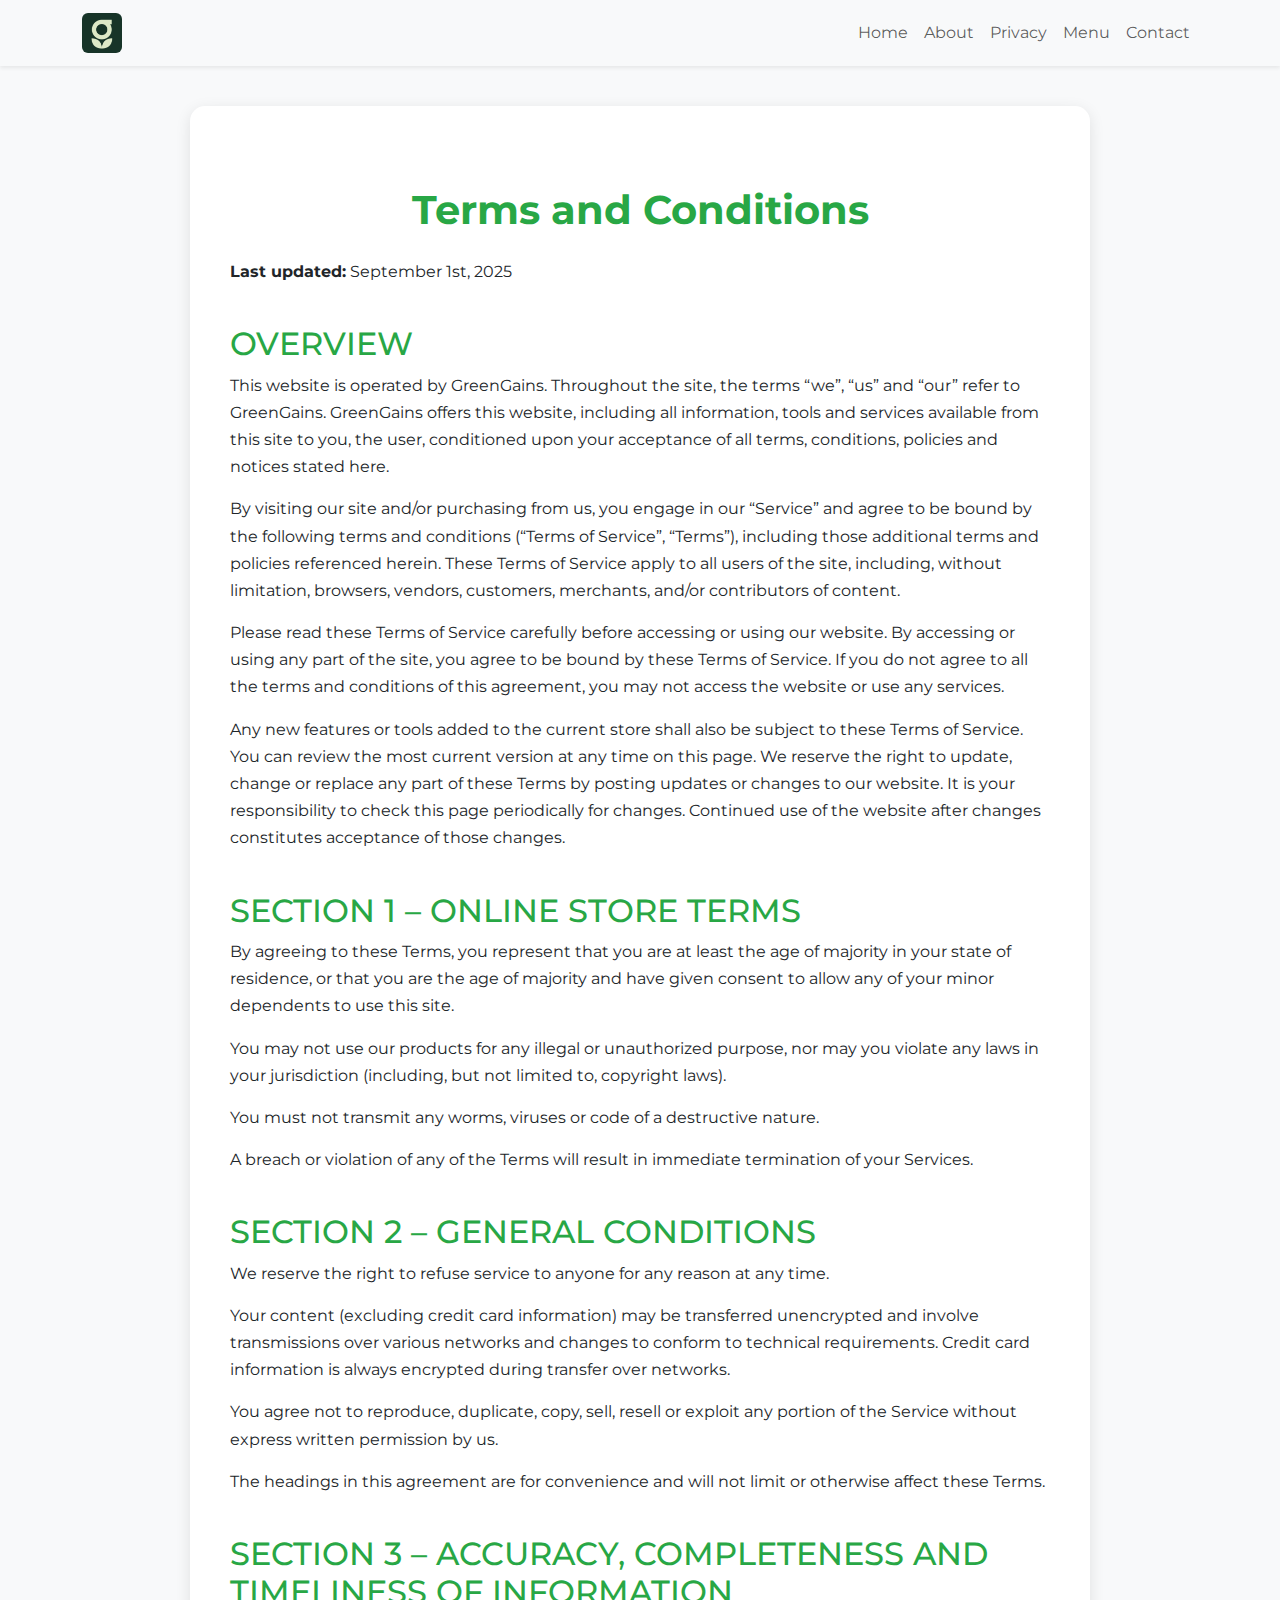
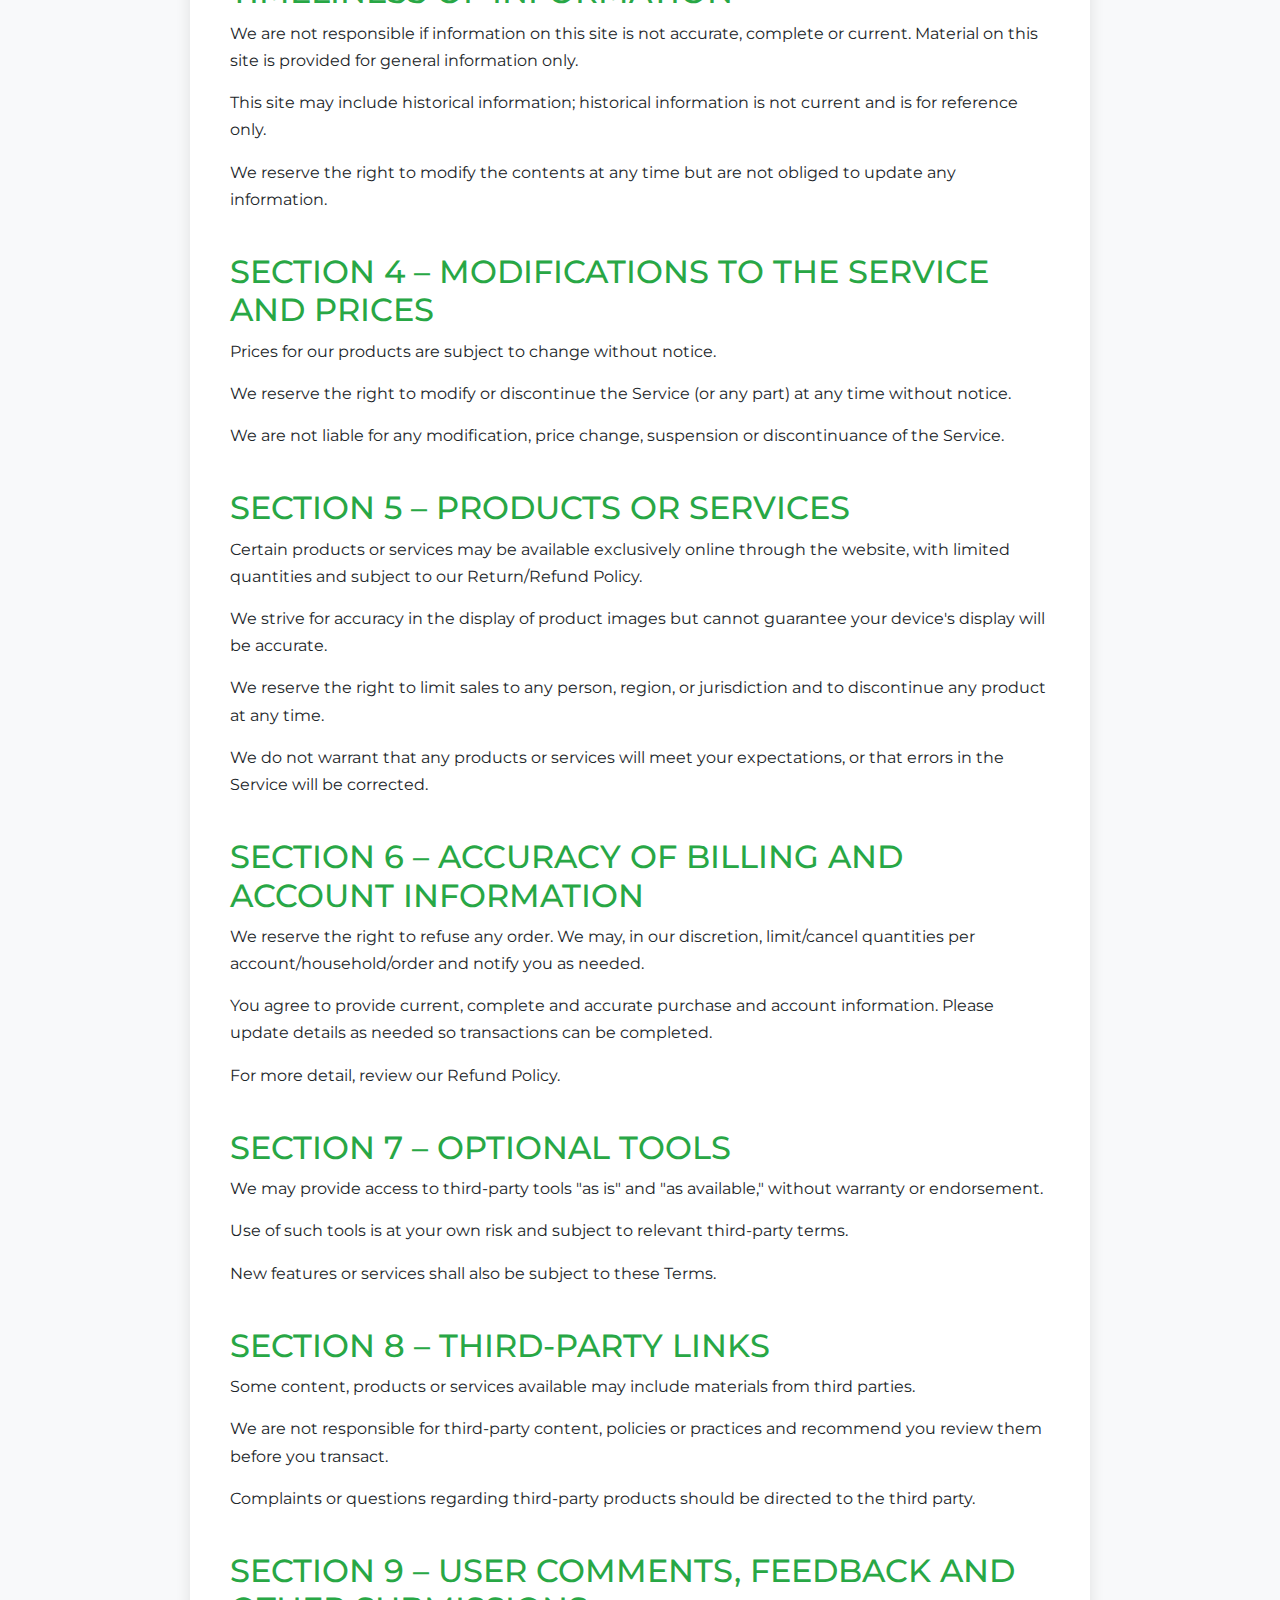
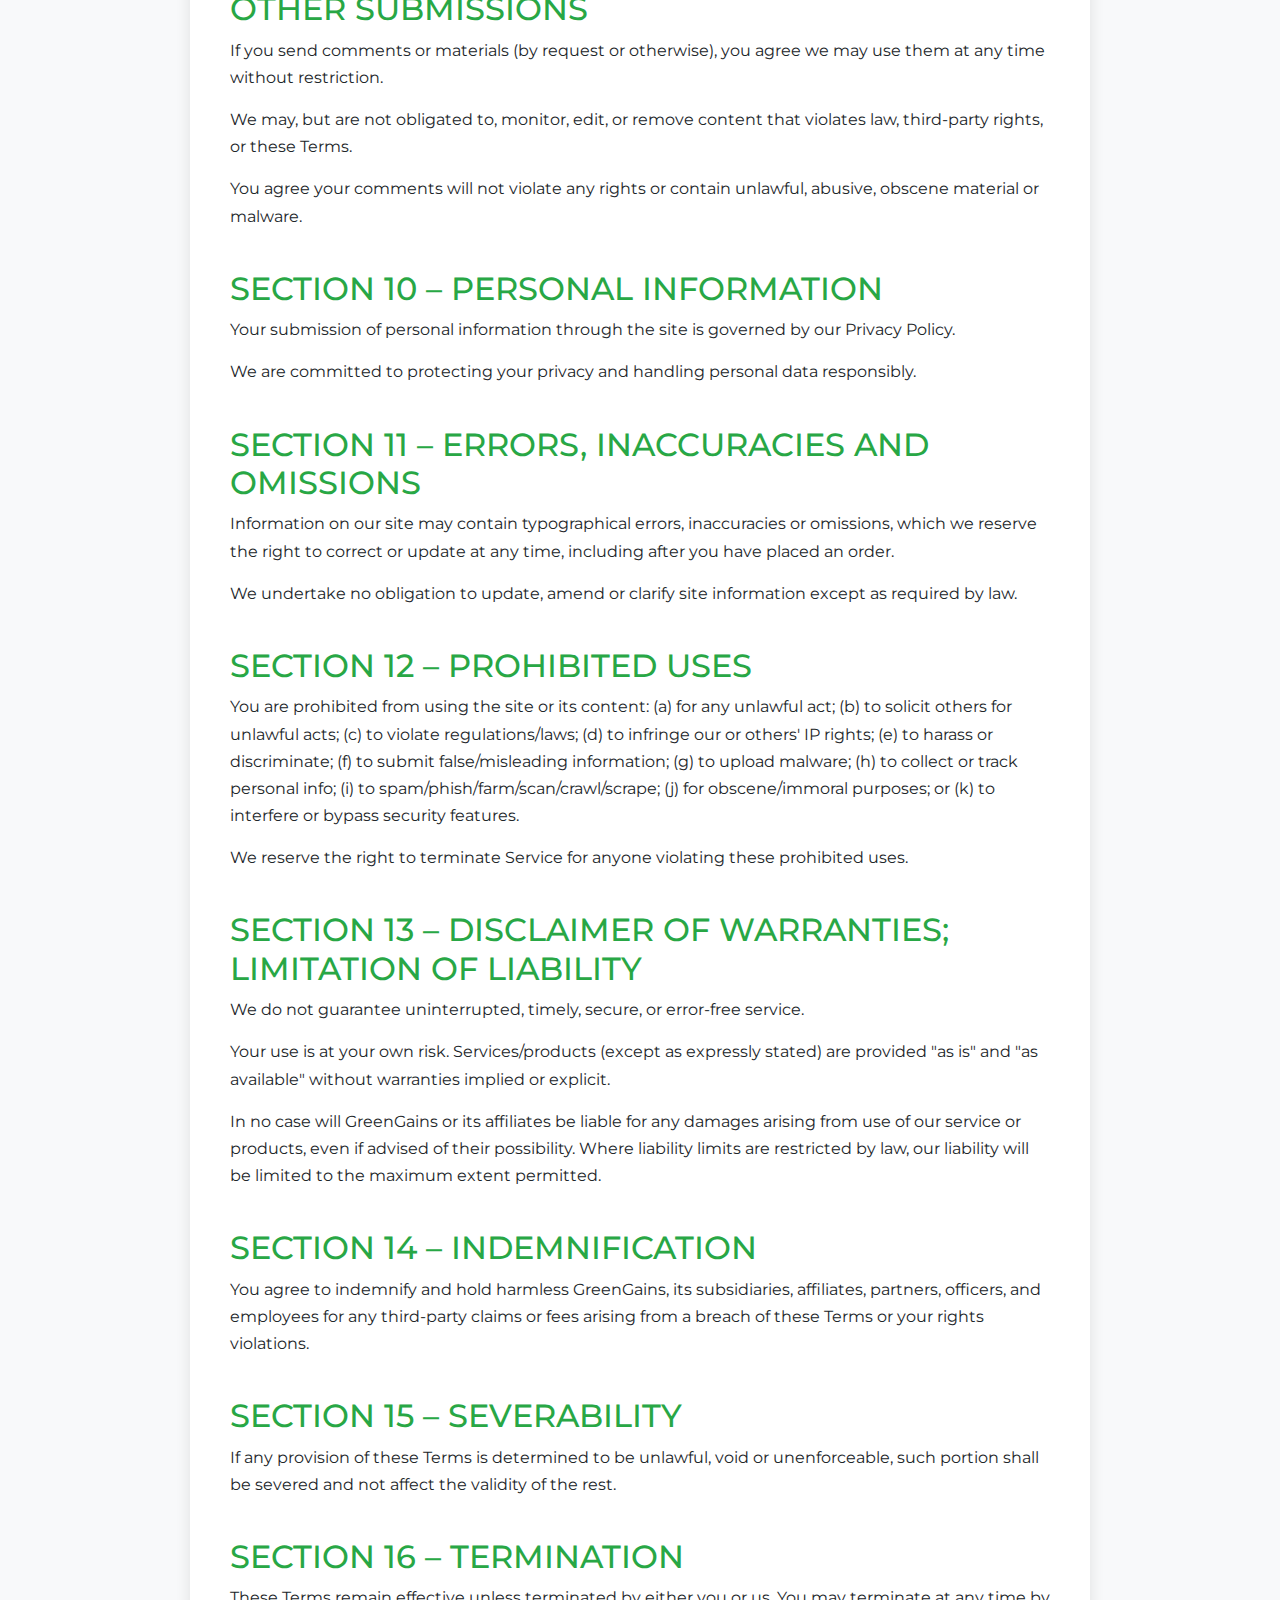
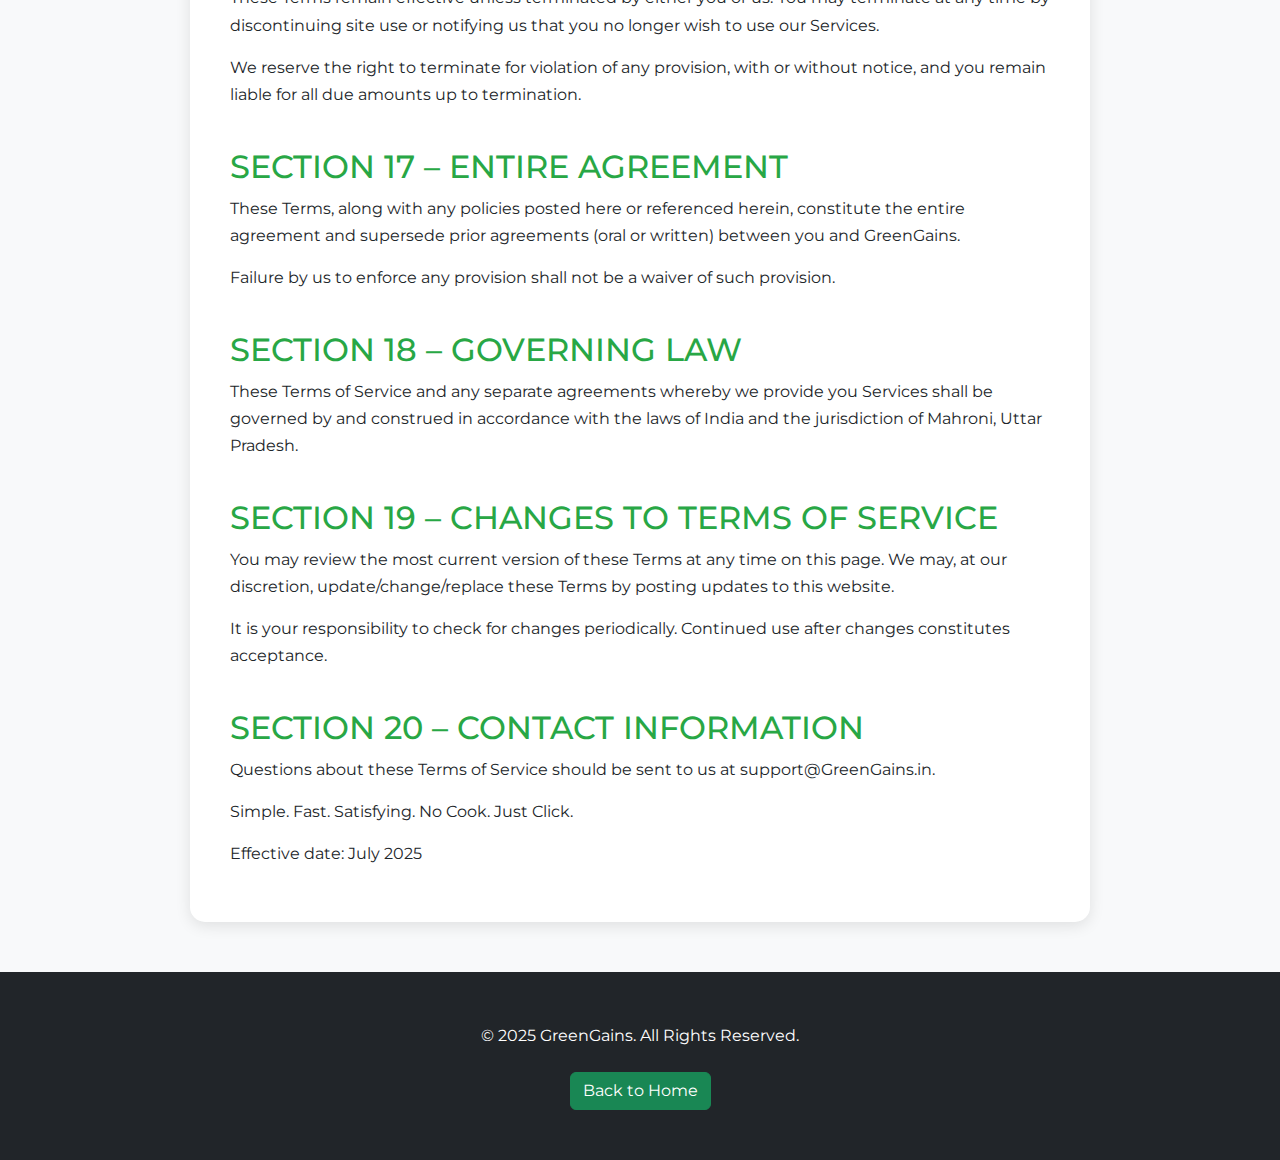
<file: terms.html>
<!DOCTYPE html>
<html lang="en">
<head>
  <meta charset="UTF-8">
  <meta name="viewport" content="width=device-width, initial-scale=1.0">
  <title>GreenGains | Terms and Conditions</title>

  <!-- Bootstrap CSS -->
  <link href="https://cdn.jsdelivr.net/npm/bootstrap@5.3.2/dist/css/bootstrap.min.css" rel="stylesheet">

  <!-- Google Fonts -->
  <link href="https://fonts.googleapis.com/css2?family=Montserrat:wght@400;600;700&display=swap" rel="stylesheet">

  <style>
    body {
      font-family: 'Montserrat', sans-serif;
      background-color: #f8f9fa;
      line-height: 1.7;
    }
    .content-container {
      background-color: #fff;
      border-radius: 15px;
      padding: 40px;
      margin: 40px auto;
      max-width: 900px;
      box-shadow: 0 4px 15px rgba(0,0,0,0.1);
    }
    h1, h2 {
      color: #28a745;
      margin-top: 40px;
    }
    p {
      margin-bottom: 15px;
    }
    footer {
      padding: 50px 15px;
      margin-top: 50px;
      background-color: #212529;
      color: #fff;
      text-align: center;
    }
  </style>
</head>
<body>

  <!-- NAVBAR -->
  <nav class="navbar navbar-expand-lg navbar-light shadow-sm">
    <div class="container">
      <a class="navbar-brand fw-bold text-success" href="index.html">
        <img src="images/logo.png" alt="GreenGains" height="40" class="rounded">
      </a>
      <button class="navbar-toggler" type="button" data-bs-toggle="collapse" data-bs-target="#navbarNav">
        <span class="navbar-toggler-icon"></span>
      </button>
      <div class="collapse navbar-collapse" id="navbarNav">
        <ul class="navbar-nav ms-auto">
          <li class="nav-item"><a class="nav-link" href="index.html">Home</a></li>
          <li class="nav-item"><a class="nav-link" href="index.html#aboutus">About</a></li>
        <li class="nav-item"><a class="nav-link" href="privacy.html">Privacy</a></li>
          <li class="nav-item"><a class="nav-link" href="index.html#popular-dishes">Menu</a></li>
          <li class="nav-item"><a class="nav-link" href="index.html#contact">Contact</a></li>
        </ul>
      </div>
    </div>
  </nav>

  <!-- TERMS AND CONDITIONS -->
  <section>
    <div class="container content-container">
      <h1 class="fw-bold mb-4 text-center">Terms and Conditions</h1>
      <p><strong>Last updated:</strong> September 1st, 2025</p>

      <h2>OVERVIEW</h2>
      <p>This website is operated by GreenGains. Throughout the site, the terms “we”, “us” and “our” refer to GreenGains. GreenGains offers this website, including all information, tools and services available from this site to you, the user, conditioned upon your acceptance of all terms, conditions, policies and notices stated here.</p>
      <p>By visiting our site and/or purchasing from us, you engage in our “Service” and agree to be bound by the following terms and conditions (“Terms of Service”, “Terms”), including those additional terms and policies referenced herein. These Terms of Service apply to all users of the site, including, without limitation, browsers, vendors, customers, merchants, and/or contributors of content.</p>
      <p>Please read these Terms of Service carefully before accessing or using our website. By accessing or using any part of the site, you agree to be bound by these Terms of Service. If you do not agree to all the terms and conditions of this agreement, you may not access the website or use any services.</p>
      <p>Any new features or tools added to the current store shall also be subject to these Terms of Service. You can review the most current version at any time on this page. We reserve the right to update, change or replace any part of these Terms by posting updates or changes to our website. It is your responsibility to check this page periodically for changes. Continued use of the website after changes constitutes acceptance of those changes.</p>

      <h2>SECTION 1 – ONLINE STORE TERMS</h2>
      <p>By agreeing to these Terms, you represent that you are at least the age of majority in your state of residence, or that you are the age of majority and have given consent to allow any of your minor dependents to use this site.</p>
      <p>You may not use our products for any illegal or unauthorized purpose, nor may you violate any laws in your jurisdiction (including, but not limited to, copyright laws).</p>
      <p>You must not transmit any worms, viruses or code of a destructive nature.</p>
      <p>A breach or violation of any of the Terms will result in immediate termination of your Services.</p>

      <h2>SECTION 2 – GENERAL CONDITIONS</h2>
      <p>We reserve the right to refuse service to anyone for any reason at any time.</p>
      <p>Your content (excluding credit card information) may be transferred unencrypted and involve transmissions over various networks and changes to conform to technical requirements. Credit card information is always encrypted during transfer over networks.</p>
      <p>You agree not to reproduce, duplicate, copy, sell, resell or exploit any portion of the Service without express written permission by us.</p>
      <p>The headings in this agreement are for convenience and will not limit or otherwise affect these Terms.</p>

      <h2>SECTION 3 – ACCURACY, COMPLETENESS AND TIMELINESS OF INFORMATION</h2>
      <p>We are not responsible if information on this site is not accurate, complete or current. Material on this site is provided for general information only.</p>
      <p>This site may include historical information; historical information is not current and is for reference only.</p>
      <p>We reserve the right to modify the contents at any time but are not obliged to update any information.</p>

      <h2>SECTION 4 – MODIFICATIONS TO THE SERVICE AND PRICES</h2>
      <p>Prices for our products are subject to change without notice.</p>
      <p>We reserve the right to modify or discontinue the Service (or any part) at any time without notice.</p>
      <p>We are not liable for any modification, price change, suspension or discontinuance of the Service.</p>

      <h2>SECTION 5 – PRODUCTS OR SERVICES</h2>
      <p>Certain products or services may be available exclusively online through the website, with limited quantities and subject to our Return/Refund Policy.</p>
      <p>We strive for accuracy in the display of product images but cannot guarantee your device's display will be accurate.</p>
      <p>We reserve the right to limit sales to any person, region, or jurisdiction and to discontinue any product at any time.</p>
      <p>We do not warrant that any products or services will meet your expectations, or that errors in the Service will be corrected.</p>

      <h2>SECTION 6 – ACCURACY OF BILLING AND ACCOUNT INFORMATION</h2>
      <p>We reserve the right to refuse any order. We may, in our discretion, limit/cancel quantities per account/household/order and notify you as needed.</p>
      <p>You agree to provide current, complete and accurate purchase and account information. Please update details as needed so transactions can be completed.</p>
      <p>For more detail, review our Refund Policy.</p>

      <h2>SECTION 7 – OPTIONAL TOOLS</h2>
      <p>We may provide access to third-party tools "as is" and "as available," without warranty or endorsement.</p>
      <p>Use of such tools is at your own risk and subject to relevant third-party terms.</p>
      <p>New features or services shall also be subject to these Terms.</p>

      <h2>SECTION 8 – THIRD-PARTY LINKS</h2>
      <p>Some content, products or services available may include materials from third parties.</p>
      <p>We are not responsible for third-party content, policies or practices and recommend you review them before you transact.</p>
      <p>Complaints or questions regarding third-party products should be directed to the third party.</p>

      <h2>SECTION 9 – USER COMMENTS, FEEDBACK AND OTHER SUBMISSIONS</h2>
      <p>If you send comments or materials (by request or otherwise), you agree we may use them at any time without restriction.</p>
      <p>We may, but are not obligated to, monitor, edit, or remove content that violates law, third-party rights, or these Terms.</p>
      <p>You agree your comments will not violate any rights or contain unlawful, abusive, obscene material or malware.</p>

      <h2>SECTION 10 – PERSONAL INFORMATION</h2>
      <p>Your submission of personal information through the site is governed by our Privacy Policy.</p>
      <p>We are committed to protecting your privacy and handling personal data responsibly.</p>

      <h2>SECTION 11 – ERRORS, INACCURACIES AND OMISSIONS</h2>
      <p>Information on our site may contain typographical errors, inaccuracies or omissions, which we reserve the right to correct or update at any time, including after you have placed an order.</p>
      <p>We undertake no obligation to update, amend or clarify site information except as required by law.</p>

      <h2>SECTION 12 – PROHIBITED USES</h2>
      <p>You are prohibited from using the site or its content: (a) for any unlawful act; (b) to solicit others for unlawful acts; (c) to violate regulations/laws; (d) to infringe our or others' IP rights; (e) to harass or discriminate; (f) to submit false/misleading information; (g) to upload malware; (h) to collect or track personal info; (i) to spam/phish/farm/scan/crawl/scrape; (j) for obscene/immoral purposes; or (k) to interfere or bypass security features.</p>
      <p>We reserve the right to terminate Service for anyone violating these prohibited uses.</p>

      <h2>SECTION 13 – DISCLAIMER OF WARRANTIES; LIMITATION OF LIABILITY</h2>
      <p>We do not guarantee uninterrupted, timely, secure, or error-free service.</p>
      <p>Your use is at your own risk. Services/products (except as expressly stated) are provided "as is" and "as available" without warranties implied or explicit.</p>
      <p>In no case will GreenGains or its affiliates be liable for any damages arising from use of our service or products, even if advised of their possibility. Where liability limits are restricted by law, our liability will be limited to the maximum extent permitted.</p>

      <h2>SECTION 14 – INDEMNIFICATION</h2>
      <p>You agree to indemnify and hold harmless GreenGains, its subsidiaries, affiliates, partners, officers, and employees for any third-party claims or fees arising from a breach of these Terms or your rights violations.</p>

      <h2>SECTION 15 – SEVERABILITY</h2>
      <p>If any provision of these Terms is determined to be unlawful, void or unenforceable, such portion shall be severed and not affect the validity of the rest.</p>

      <h2>SECTION 16 – TERMINATION</h2>
      <p>These Terms remain effective unless terminated by either you or us. You may terminate at any time by discontinuing site use or notifying us that you no longer wish to use our Services.</p>
      <p>We reserve the right to terminate for violation of any provision, with or without notice, and you remain liable for all due amounts up to termination.</p>

      <h2>SECTION 17 – ENTIRE AGREEMENT</h2>
      <p>These Terms, along with any policies posted here or referenced herein, constitute the entire agreement and supersede prior agreements (oral or written) between you and GreenGains.</p>
      <p>Failure by us to enforce any provision shall not be a waiver of such provision.</p>

      <h2>SECTION 18 – GOVERNING LAW</h2>
      <p>These Terms of Service and any separate agreements whereby we provide you Services shall be governed by and construed in accordance with the laws of India and the jurisdiction of Mahroni, Uttar Pradesh.</p>

      <h2>SECTION 19 – CHANGES TO TERMS OF SERVICE</h2>
      <p>You may review the most current version of these Terms at any time on this page. We may, at our discretion, update/change/replace these Terms by posting updates to this website.</p>
      <p>It is your responsibility to check for changes periodically. Continued use after changes constitutes acceptance.</p>

      <h2>SECTION 20 – CONTACT INFORMATION</h2>
      <p>Questions about these Terms of Service should be sent to us at support@GreenGains.in.</p>
      <p>Simple. Fast. Satisfying. No Cook. Just Click.</p>
      <p>Effective date: July 2025</p>

    </div>
  </section>

  <!-- FOOTER -->
  <footer>
    <p>&copy; 2025 GreenGains. All Rights Reserved.</p>
    <a href="index.html" class="btn btn-success mt-2">Back to Home</a>
  </footer>

  <!-- Bootstrap JS -->
  <script src="https://cdn.jsdelivr.net/npm/bootstrap@5.3.2/dist/js/bootstrap.bundle.min.js"></script>
</body>
</html>
</file>
<file: css/style.css>
/* Global font */
body {
  font-family: 'Montserrat', sans-serif;
}

html {
  scroll-behavior: smooth;
}


/* Navbar */
.navbar-brand {
  font-size: 1.5rem;
}

/* Footer */
footer a {
  text-decoration: none;
}

footer h5 {
  border-bottom: 2px solid #28a745;
  display: inline-block;
  padding-bottom: 5px;
  margin-bottom: 15px;
}

footer i {
  color: #28a745;
}

/* Hero section */
.hero-section {
  background-color: #163428; /* Replace with exact brand primary green */
  border-radius: 30px;
  padding: 60px 20px;
  margin: 20px 20px;
  color: #fff;
}

.hero-section h1 {
  color: #fff;
}

.hero-section .lead {
  color: #1D803f;
  font-size: 1.1rem;
  max-width: 500px;
}

.hero-section .leadWhite {
  color: #ffffff;
  font-size: 1.1rem;
  max-width: 500px;
}


.hero-section img {
  max-width: 500px;
  border-radius: 15px;
}
</file>
